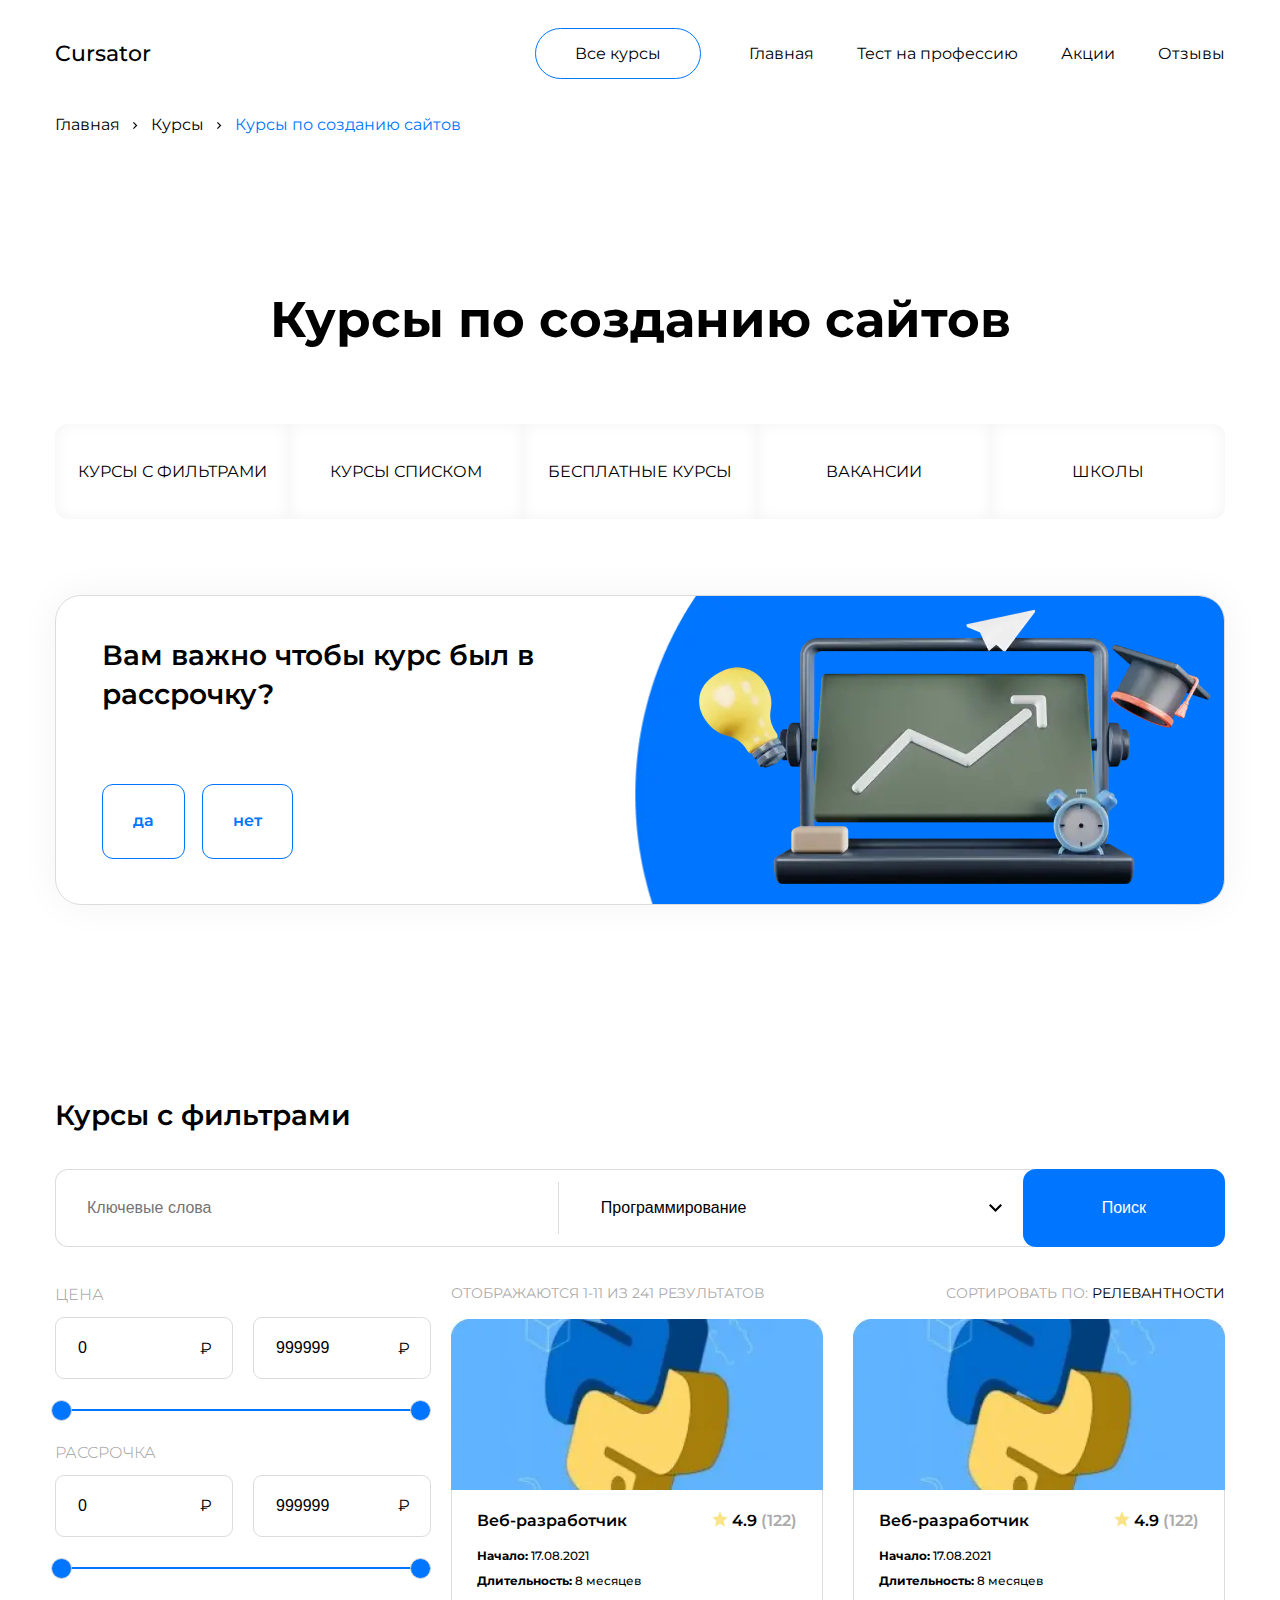
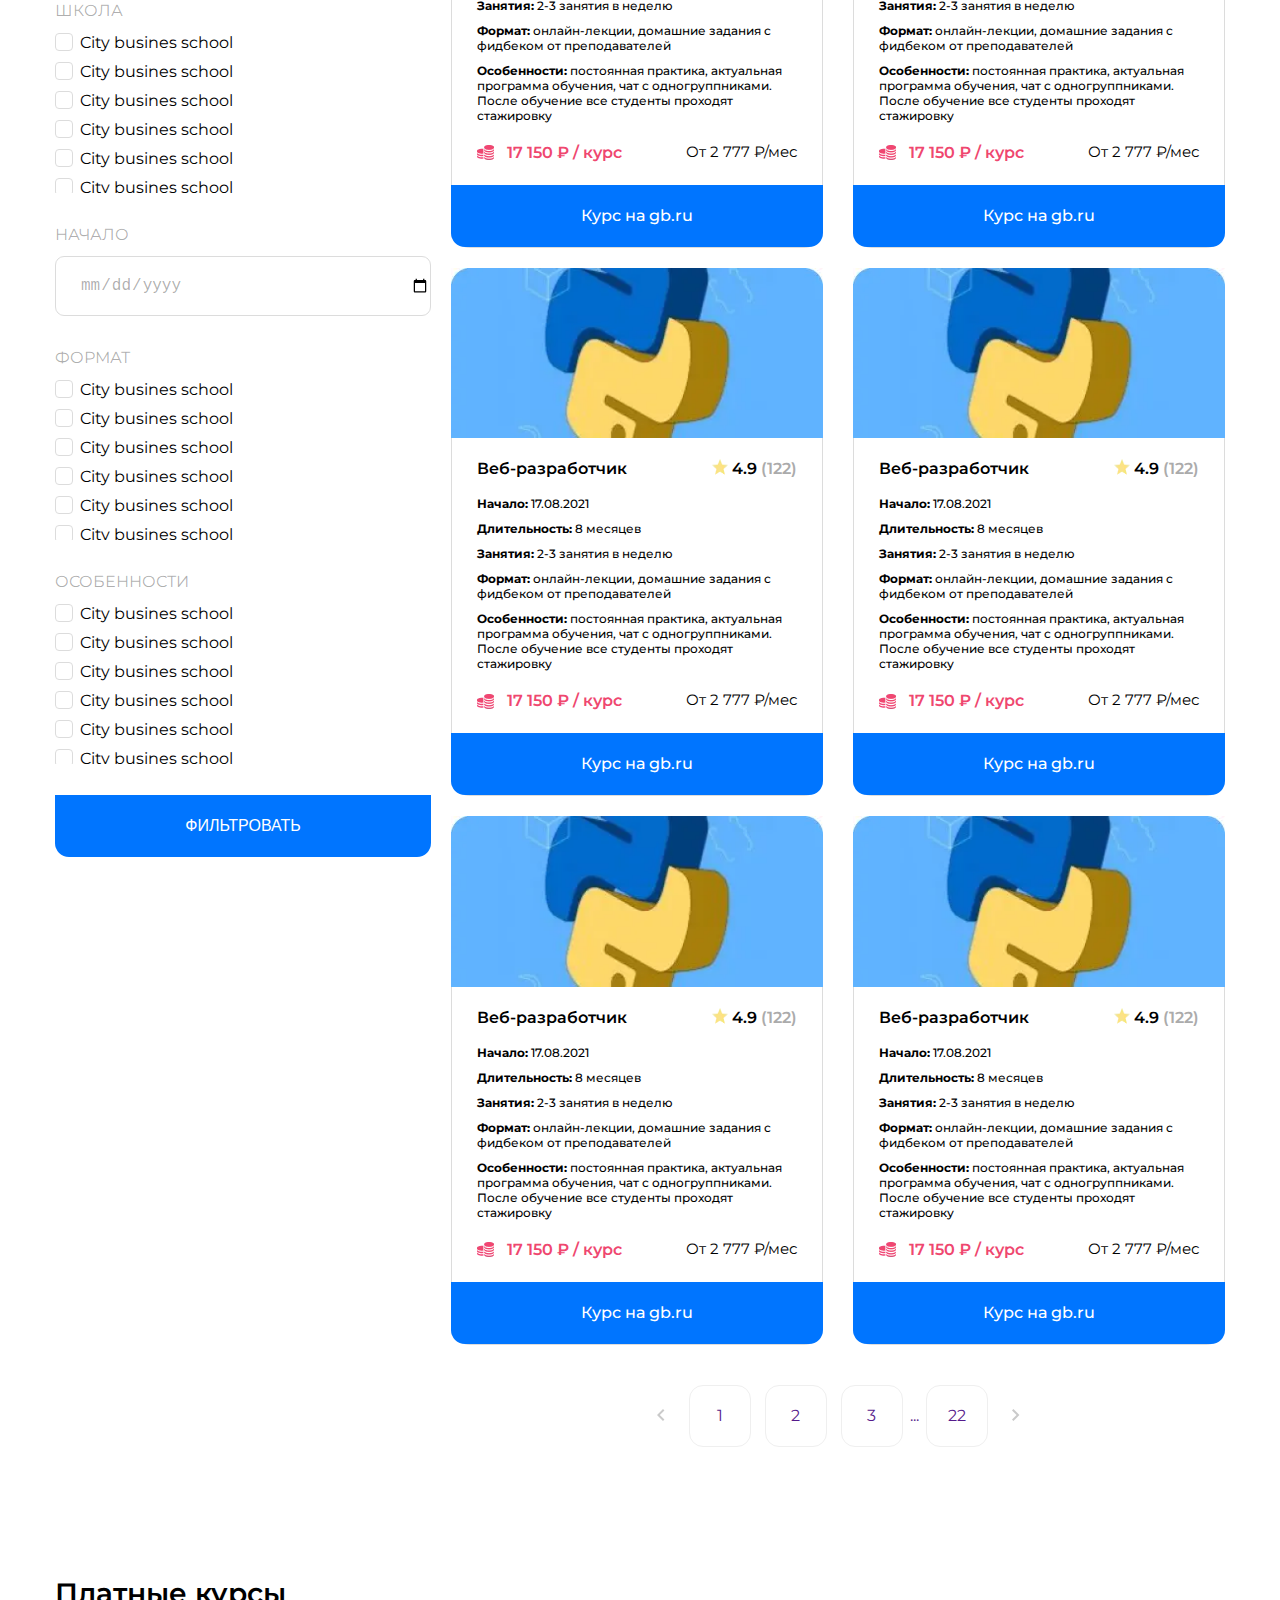
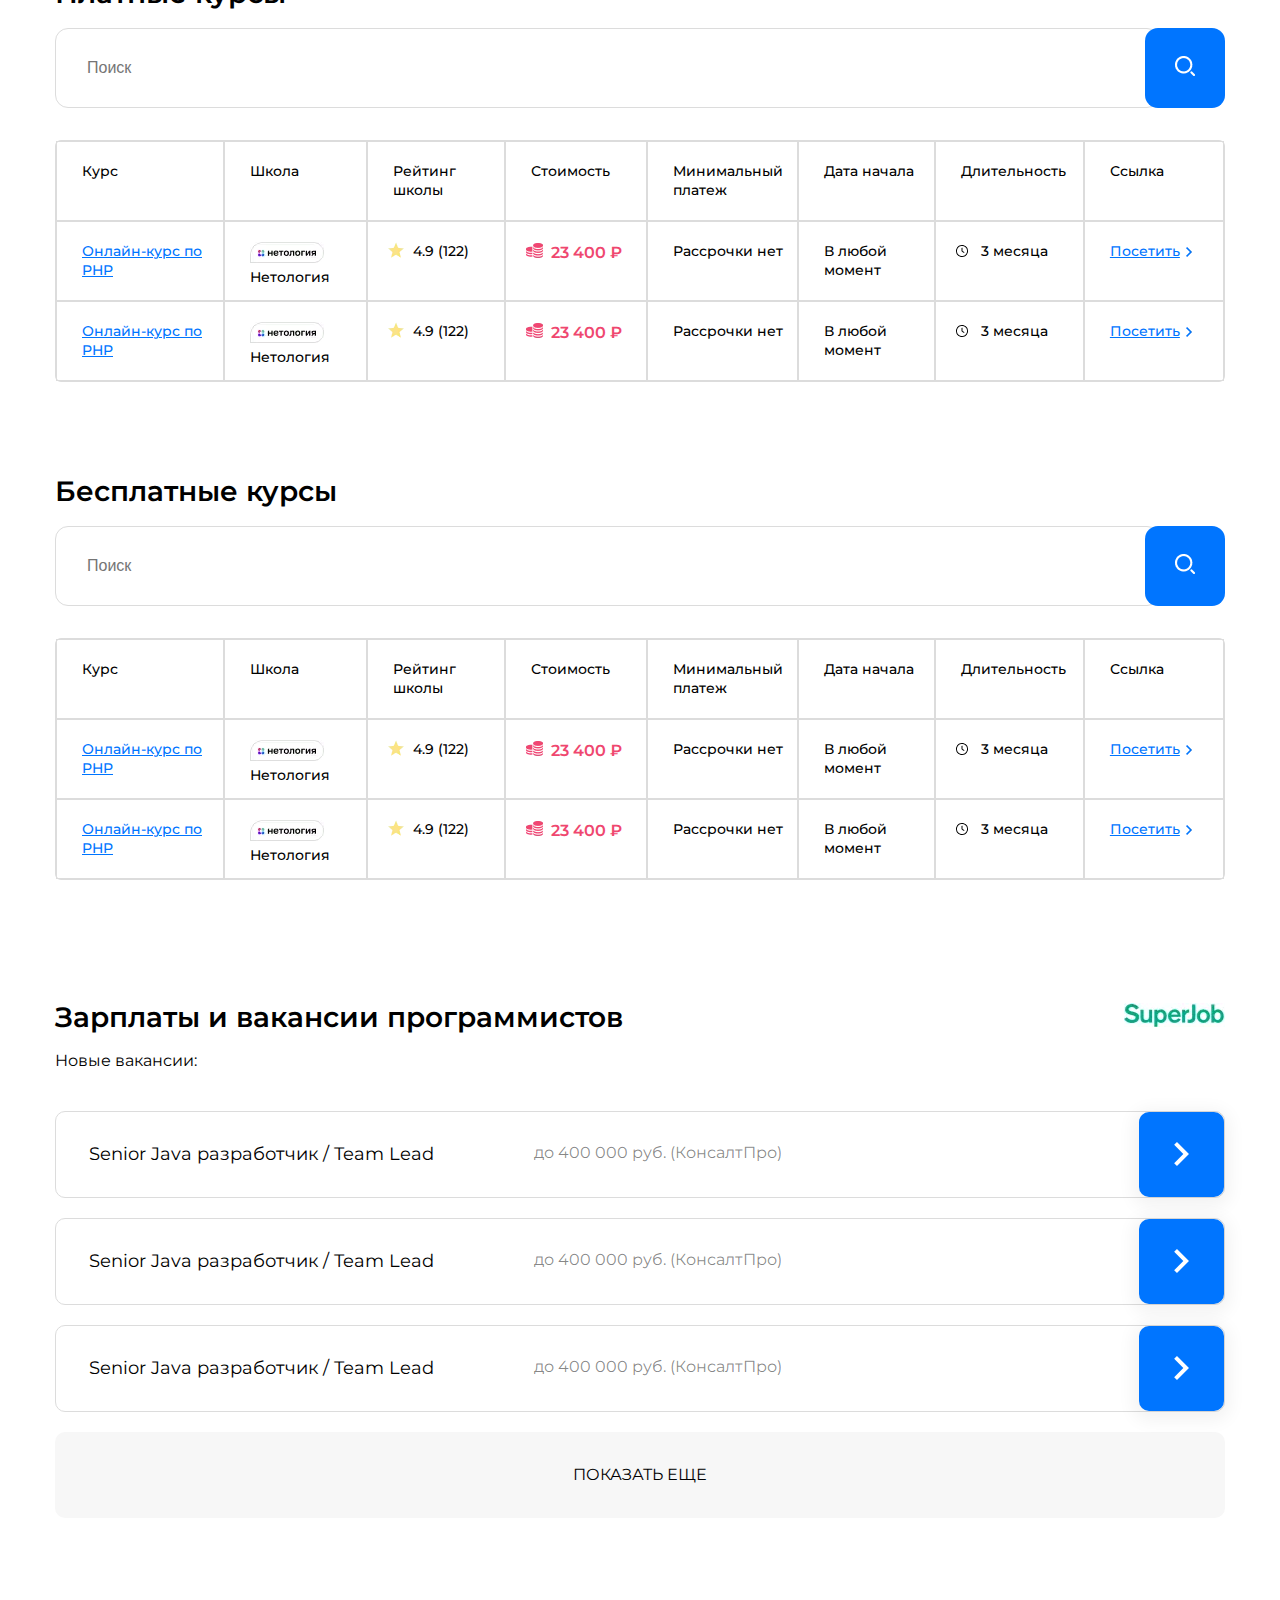
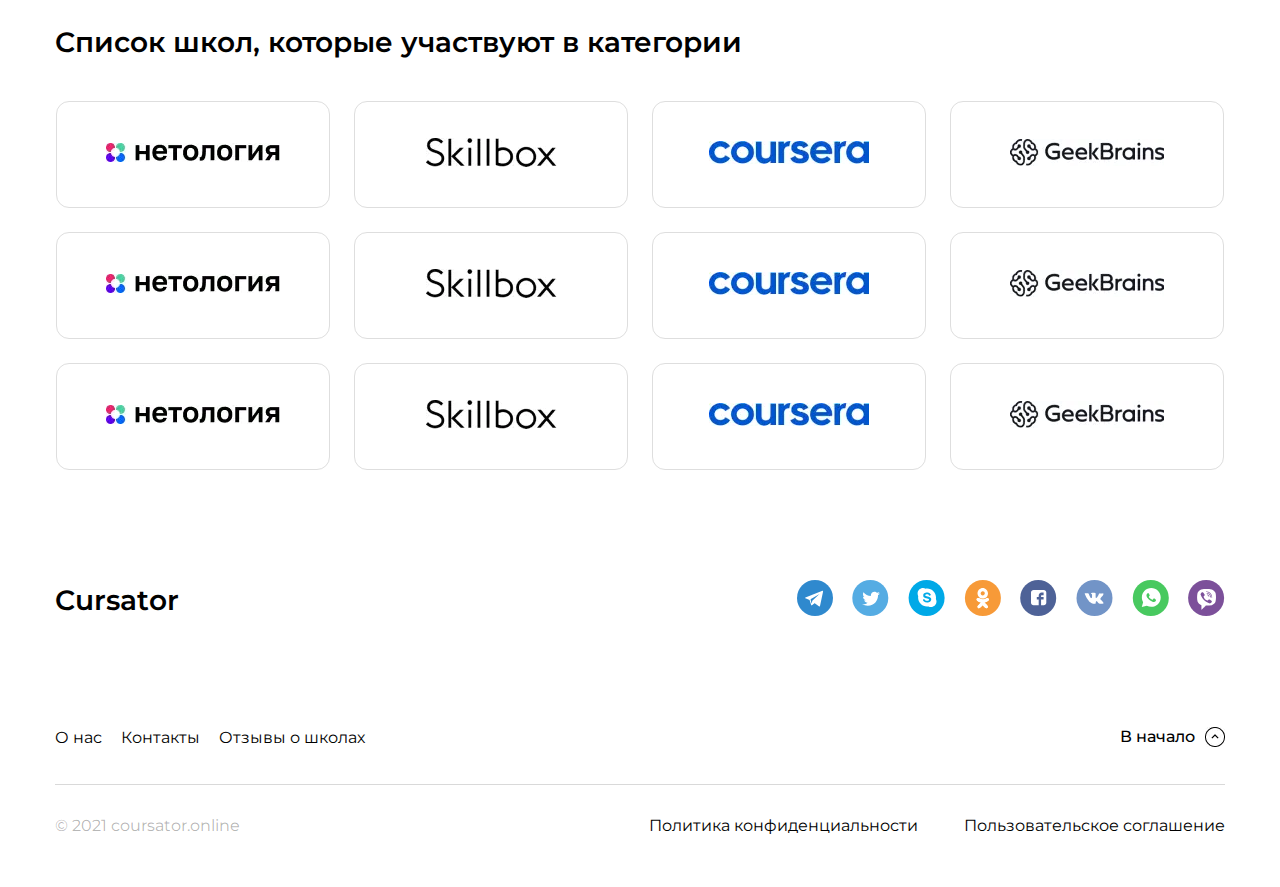
<file: index.html>
<!DOCTYPE html>
<html lang="en">
<head>
	<meta charset="UTF-8">
	<meta name="viewport" content="width=device-width, initial-scale=1.0">
	<link rel="preconnect" href="https://fonts.googleapis.com">
	<link rel="preconnect" href="https://fonts.gstatic.com" crossorigin>
	<link
		href="https://fonts.googleapis.com/css2?family=Bebas+Neue&family=Encode+Sans:wght@300;400;600;700&family=Open+Sans:wght@400;700&display=swap&_v=20220119105112"
		rel="stylesheet">
	<link rel="stylesheet" href="css/style.min.css?_v=20220119105112">
	<title>Главная</title>
</head>

<body>
	<div class="wrapper">

		<header class="header" id="main">
	<div class="container">
		<div class="header__body">
			<a href="index.html" class="header__logo">Cursator</a>
			<nav class="header__menu menu">
				<ul class="menu__list">
					<div class="menu__line"></div>
					<li>
						<a href="" class="menu__link menu__border">Все курсы</a>
						<ul class="sub-menu__list">
							<li>
								<a href="" class="sub-menu__link">Программирование</a>
								<ul class="sub-sub-menu__list">
									<li>
										<a href="" class="sub-sub-menu__link">Программирование</a>
									</li>
									<li>
										<a href="" class="sub-sub-menu__link">Программирование</a>
									</li>
									<li>
										<a href="" class="sub-sub-menu__link">Программирование</a>
									</li>
									<li>
										<a href="" class="sub-sub-menu__link">Программирование</a>
									</li>
									<li>
										<a href="" class="sub-sub-menu__link">Программирование</a>
									</li>
									<li>
										<a href="" class="sub-sub-menu__link">Программирование</a>
									</li>
									<li>
										<a href="" class="sub-sub-menu__link">Программирование</a>
									</li>
									<li>
										<a href="" class="sub-sub-menu__link">Программирование</a>
									</li>
									<li>
										<a href="" class="sub-sub-menu__link">Программирование</a>
									</li>
								</ul>
							</li>
							<li>
								<a href="" class="sub-menu__link">Управление</a>
							</li>
							<li>
								<a href="" class="sub-menu__link">Дизайн</a>
							</li>
							<li>
								<a href="" class="sub-menu__link">Маркетинг</a>
							</li>
							<li>
								<a href="" class="sub-menu__link">Аналитика</a>
							</li>
							<li>
								<a href="" class="sub-menu__link">Создание контента</a>
							</li>
						</ul>

					</li>
					<li><a href="index.html" class="menu__link menu__none">Главная</a></li>
					<li><a href="test.html" class="menu__link">Тест на профессию</a></li>
					<li><a href="stock.html" class="menu__link">Акции</a></li>
					<li><a href="reviews.html" class="menu__link">Отзывы</a></li>
				</ul>
			</nav>
			<div class="menu__burger">
				<span></span>
			</div>
		</div>
		
	</div>
</header>
		<header class="header">
			<div class="container">
				<div class="header__bottom bottom-header">
					<p class="bottom-header__text">Главная</p>
					<div class="bottom-header__arrow"><img src="img/arrow.svg" alt=""></div>
					<p class="bottom-header__text">Курсы</p>
					<div class="bottom-header__arrow"><img src="img/arrow.svg" alt=""></div>
					<p class="bottom-header__text">Курсы по созданию сайтов</p>
				</div>
			</div>
		</header>
		<main class="main">
			<div class="container">
				<h1 class="main__title">Курсы по созданию сайтов</h1>
					<div class="tabs">
						<div class="rere">
							<div class="tabs__items">
								<a href="#tab_1" class="tabs__item ">КУРСЫ С ФИЛЬТРАМИ</a>
								<a href="#tab_2" class="tabs__item">КУРСЫ СПИСКОМ</a>
								<a href="#tab_3" class="tabs__item">БЕСПЛАТНЫЕ КУРСЫ</a>
								<a href="#tab_4" class="tabs__item">ВАКАНСИИ</a>
								<a href="#tab_5" class="tabs__item">ШКОЛЫ</a>
							</div>
						</div>
						<div class="tabs__body">
							<div id="tab_1" class="tabs__block">Сравнивайте лучшие курсы по программированию в различных областях
								и найдите подходящее предложение. Здесь представлено
								241 платных онлайн курсов, которые помогут вам стать грамотными специалистами. А если вы не уверены
								в выборе профессии,
								сначала попробуйте бесплатные варианты. Большой выбор обучающих программ по цене,
								продолжительности, формату, отзывам,
								условиям рассрочки. Мы поддерживаем информацию о всех курсах проверенных школ в актуальном
								состоянии.</div>
							<div id="tab_2" class="tabs__block">Lorem ipsum dolor sit, amet consectetur adipisicing elit. Officia
								vitae unde nihil illum magni cupiditate molestiae inventore deleniti nobis possimus, soluta iste
								voluptatem. Incidunt, quas ea fugit sequi natus voluptatum?</div>
							<div id="tab_3" class="tabs__block">Сравнивайте лучшие курсы по программированию в различных областях
								и найдите подходящее предложение. Здесь представлено
								241 платных онлайн курсов, которые помогут вам стать грамотными специалистами. А если вы не уверены
								в выборе профессии,
								сначала попробуйте бесплатные варианты. Большой выбор обучающих программ по цене,
								продолжительности, формату, отзывам,
								условиям рассрочки. Мы поддерживаем информацию о всех курсах проверенных школ в актуальном
								состоянии.</div>
							<div id="tab_4" class="tabs__block">Сравнивайте лучшие курсы по программированию в различных областях
								и найдите подходящее предложение. Здесь представлено
								241 платных онлайн курсов, которые помогут вам стать грамотными специалистами. А если вы не уверены
								в выборе профессии,
								сначала попробуйте бесплатные варианты. Большой выбор обучающих программ по цене,
								продолжительности, формату, отзывам,
								условиям рассрочки. Мы поддерживаем информацию о всех курсах проверенных школ в актуальном
								состоянии.</div>
							<div id="tab_5" class="tabs__block">Сравнивайте лучшие курсы по программированию в различных областях
								и найдите подходящее предложение. Здесь представлено
								241 платных онлайн курсов, которые помогут вам стать грамотными специалистами. А если вы не уверены
								в выборе профессии,
								сначала попробуйте бесплатные варианты. Большой выбор обучающих программ по цене,
								продолжительности, формату, отзывам,
								условиям рассрочки. Мы поддерживаем информацию о всех курсах проверенных школ в актуальном
								состоянии.</div>
						</div>
					</div>
				<div class="main__block block-main">
					<div class="block-main__column">
						<div class="block-main__text">Вам важно чтобы курс был в рассрочку?</div>
						<div class="block-main__buttons">
							<a class="block-main__button">да</a>
							<a class="block-main__button">нет</a>
						</div>
					</div>
					<div class="block-main__img">
						<picture><source srcset="img/blue.webp" type="image/webp"><img src="img/blue.png" alt=""></picture>
					</div>
				</div>
			</div>
		</main>
		<section class="course">
			<div class="container">
				<h2 class="course__title">Курсы с фильтрами</h2>
				<form class="course__body">
					<input type="text" placeholder="Ключевые слова" class="course__input">
					<select name="" id="" class="course__select">
						<option value="">Программирование</option>
						<option value="">курсы</option>
						<option value="">ещё что то</option>
						<option value="">и еще</option>
					</select>
					<button class="course__button">Поиск</button>
				</form>
				<div class="course__flex">
					<div class="course__column__hidden">ФИЛЬТРОВАТЬ</div>
					<form class="course__filter filter-course">
						<div class="filter-course__name">ЦЕНА</div>
						<div class="filter-course__price">
							<label for="" class="filter-course__label">
								<input type="number" min="0" max="999999" placeholder="0" class="filter-course__input"
									id="input-0">
								<span>₽</span>
							</label>
							<label for="" class="filter-course__label">
								<input type="number" min="0" max="999999" placeholder="999999" class="filter-course__input"
									id="input-1">
								<span>₽</span>
							</label>
						</div>
						<div class="filter-course__slider" id="range-slider"></div>
						<div class="filter-course__name">РАССРОЧКА</div>
						<div class="filter-course__price">
							<label for="" class="filter-course__label">
								<input type="number" min="0" max="999999" placeholder="0" class="filter-course__input"
									id="input-2">
								<span>₽</span>
							</label>
							<label for="" class="filter-course__label">
								<input type="number" min="0" max="999999" placeholder="999999" class="filter-course__input"
									id="input-3">
								<span>₽</span>
							</label>
						</div>
						<div class="filter-course__slider" id="range-slider-1"></div>
						<div class="filter-course__name">ШКОЛА</div>
						<div class="filter-course__selection">
							<div class="checkbox">
								<input type="checkbox" id="check"><label for="check">City busines school</label>
							</div>
							<div class="checkbox">
								<input type="checkbox" id="check2"><label for="check2">City busines school</label>
							</div>
							<div class="checkbox">
								<input type="checkbox" id="check3"><label for="check3">City busines school</label>
							</div>
							<div class="checkbox">
								<input type="checkbox" id="check4"><label for="check4">City busines school</label>
							</div>
							<div class="checkbox">
								<input type="checkbox" id="check5"><label for="check5">City busines school</label>
							</div>
							<div class="checkbox">
								<input type="checkbox" id="check6"><label for="check6">City busines school</label>
							</div>
						</div>
						<div class="filter-course__name">НАЧАЛО</div>
						<label for="" class="filter-course__l">
							<input type="date" value="куку" class="filter-course__date">
						</label>
						<div class="filter-course__name">ФОРМАТ</div>
						<div class="filter-course__selection">
							<div class="checkbox">
								<input type="checkbox" id="chec"><label for="chec">City busines school</label>
							</div>
							<div class="checkbox">
								<input type="checkbox" id="chec2"><label for="chec2">City busines school</label>
							</div>
							<div class="checkbox">
								<input type="checkbox" id="chec3"><label for="chec3">City busines school</label>
							</div>
							<div class="checkbox">
								<input type="checkbox" id="chec4"><label for="chec4">City busines school</label>
							</div>
							<div class="checkbox">
								<input type="checkbox" id="chec5"><label for="chec5">City busines school</label>
							</div>
							<div class="checkbox">
								<input type="checkbox" id="chec6"><label for="chec6">City busines school</label>
							</div>
						</div>
						<div class="filter-course__name">ОСОБЕННОСТИ</div>
						<div class="filter-course__selection">
							<div class="checkbox">
								<input type="checkbox" id="chek"><label for="chek">City busines school</label>
							</div>
							<div class="checkbox">
								<input type="checkbox" id="chek2"><label for="chek2">City busines school</label>
							</div>
							<div class="checkbox">
								<input type="checkbox" id="chek3"><label for="chek3">City busines school</label>
							</div>
							<div class="checkbox">
								<input type="checkbox" id="chek4"><label for="chek4">City busines school</label>
							</div>
							<div class="checkbox">
								<input type="checkbox" id="chek5"><label for="chek5">City busines school</label>
							</div>
							<div class="checkbox">
								<input type="checkbox" id="chek6"><label for="chek6">City busines school</label>
							</div>
						</div>
						<button class="filter-course__button">ФИЛЬТРОВАТЬ</button>
					</form>
					<div class="course__column column-course">
						<div class="column-course__inline">
							<div class="column-course__p">ОТОБРАЖАЮТСЯ 1-11 ИЗ 241 РЕЗУЛЬТАТОВ</div>
							<div class="column-course__p">СОРТИРОВАТЬ ПО: <span>РЕЛЕВАНТНОСТИ</span></div>
						</div>
						<div class="column-course__items">
							<div class="column-course__item">
								<div class="column-course__img"><picture><source srcset="img/image.webp" type="image/webp"><img src="img/image.jpg" alt=""></picture></div>
								<div class="column-course__pad">
									<div class="column-course__body">
										<div class="column-course__column">Веб-разработчик</div>
										<div class="column-course__column">4.9 <span>(122)</span></div>
									</div>
									<div class="column-course__text"><b>Начало:</b> 17.08.2021</div>
									<div class="column-course__text"><b>Длительность:</b> 8 месяцев</div>
									<div class="column-course__text"><b>Занятия:</b> 2-3 занятия в неделю</div>
									<div class="column-course__text"><b>Формат:</b> онлайн-лекции, домашние задания с фидбеком от
										преподавателей</div>
									<div class="column-course__text"><b>Особенности:</b> постоянная практика, актуальная
										программа
										обучения, чат с одногруппниками. После обучение все студенты
										проходят стажировку
									</div>
									<div class="column-course__flex">
										<div class="column-course__price">17 150 ₽ / курс</div>
										<div class="column-course__name">От 2 777 ₽/мес</div>
									</div>
								</div>
								<a href="" class="column-course__button">Курс на gb.ru</a>
							</div>
							<div class="column-course__item">
								<div class="column-course__img"><picture><source srcset="img/image.webp" type="image/webp"><img src="img/image.jpg" alt=""></picture></div>
								<div class="column-course__pad">
									<div class="column-course__body">
										<div class="column-course__column">Веб-разработчик</div>
										<div class="column-course__column">4.9 <span>(122)</span></div>
									</div>
									<div class="column-course__text"><b>Начало:</b> 17.08.2021</div>
									<div class="column-course__text"><b>Длительность:</b> 8 месяцев</div>
									<div class="column-course__text"><b>Занятия:</b> 2-3 занятия в неделю</div>
									<div class="column-course__text"><b>Формат:</b> онлайн-лекции, домашние задания с фидбеком от
										преподавателей</div>
									<div class="column-course__text"><b>Особенности:</b> постоянная практика, актуальная
										программа
										обучения, чат с одногруппниками. После обучение все студенты
										проходят стажировку
									</div>
									<div class="column-course__flex">
										<div class="column-course__price">17 150 ₽ / курс</div>
										<div class="column-course__name">От 2 777 ₽/мес</div>
									</div>
								</div>
								<a href="" class="column-course__button">Курс на gb.ru</a>
							</div>
							<div class="column-course__item">
								<div class="column-course__img"><picture><source srcset="img/image.webp" type="image/webp"><img src="img/image.jpg" alt=""></picture></div>
								<div class="column-course__pad">
									<div class="column-course__body">
										<div class="column-course__column">Веб-разработчик</div>
										<div class="column-course__column">4.9 <span>(122)</span></div>
									</div>
									<div class="column-course__text"><b>Начало:</b> 17.08.2021</div>
									<div class="column-course__text"><b>Длительность:</b> 8 месяцев</div>
									<div class="column-course__text"><b>Занятия:</b> 2-3 занятия в неделю</div>
									<div class="column-course__text"><b>Формат:</b> онлайн-лекции, домашние задания с фидбеком от
										преподавателей</div>
									<div class="column-course__text"><b>Особенности:</b> постоянная практика, актуальная
										программа
										обучения, чат с одногруппниками. После обучение все студенты
										проходят стажировку
									</div>
									<div class="column-course__flex">
										<div class="column-course__price">17 150 ₽ / курс</div>
										<div class="column-course__name">От 2 777 ₽/мес</div>
									</div>
								</div>
								<a href="" class="column-course__button">Курс на gb.ru</a>
							</div>
							<div class="column-course__item">
								<div class="column-course__img"><picture><source srcset="img/image.webp" type="image/webp"><img src="img/image.jpg" alt=""></picture></div>
								<div class="column-course__pad">
									<div class="column-course__body">
										<div class="column-course__column">Веб-разработчик</div>
										<div class="column-course__column">4.9 <span>(122)</span></div>
									</div>
									<div class="column-course__text"><b>Начало:</b> 17.08.2021</div>
									<div class="column-course__text"><b>Длительность:</b> 8 месяцев</div>
									<div class="column-course__text"><b>Занятия:</b> 2-3 занятия в неделю</div>
									<div class="column-course__text"><b>Формат:</b> онлайн-лекции, домашние задания с фидбеком от
										преподавателей</div>
									<div class="column-course__text"><b>Особенности:</b> постоянная практика, актуальная
										программа
										обучения, чат с одногруппниками. После обучение все студенты
										проходят стажировку
									</div>
									<div class="column-course__flex">
										<div class="column-course__price">17 150 ₽ / курс</div>
										<div class="column-course__name">От 2 777 ₽/мес</div>
									</div>
								</div>
								<a href="" class="column-course__button">Курс на gb.ru</a>
							</div>
							<div class="column-course__item">
								<div class="column-course__img"><picture><source srcset="img/image.webp" type="image/webp"><img src="img/image.jpg" alt=""></picture></div>
								<div class="column-course__pad">
									<div class="column-course__body">
										<div class="column-course__column">Веб-разработчик</div>
										<div class="column-course__column">4.9 <span>(122)</span></div>
									</div>
									<div class="column-course__text"><b>Начало:</b> 17.08.2021</div>
									<div class="column-course__text"><b>Длительность:</b> 8 месяцев</div>
									<div class="column-course__text"><b>Занятия:</b> 2-3 занятия в неделю</div>
									<div class="column-course__text"><b>Формат:</b> онлайн-лекции, домашние задания с фидбеком от
										преподавателей</div>
									<div class="column-course__text"><b>Особенности:</b> постоянная практика, актуальная
										программа
										обучения, чат с одногруппниками. После обучение все студенты
										проходят стажировку
									</div>
									<div class="column-course__flex">
										<div class="column-course__price">17 150 ₽ / курс</div>
										<div class="column-course__name">От 2 777 ₽/мес</div>
									</div>
								</div>
								<a href="" class="column-course__button">Курс на gb.ru</a>
							</div>
							<div class="column-course__item">
								<div class="column-course__img"><picture><source srcset="img/image.webp" type="image/webp"><img src="img/image.jpg" alt=""></picture></div>
								<div class="column-course__pad">
									<div class="column-course__body">
										<div class="column-course__column">Веб-разработчик</div>
										<div class="column-course__column">4.9 <span>(122)</span></div>
									</div>
									<div class="column-course__text"><b>Начало:</b> 17.08.2021</div>
									<div class="column-course__text"><b>Длительность:</b> 8 месяцев</div>
									<div class="column-course__text"><b>Занятия:</b> 2-3 занятия в неделю</div>
									<div class="column-course__text"><b>Формат:</b> онлайн-лекции, домашние задания с фидбеком от
										преподавателей</div>
									<div class="column-course__text"><b>Особенности:</b> постоянная практика, актуальная
										программа
										обучения, чат с одногруппниками. После обучение все студенты
										проходят стажировку
									</div>
									<div class="column-course__flex">
										<div class="column-course__price">17 150 ₽ / курс</div>
										<div class="column-course__name">От 2 777 ₽/мес</div>
									</div>
								</div>
								<a href="" class="column-course__button">Курс на gb.ru</a>
							</div>
						</div>
						<div class="column-course__dots">
							<a href="" class="column-course__prev"><img src="img/prev.svg" alt=""></a>
							<a href="" class="column-course__number">1</a>
							<a href="" class="column-course__number">2</a>
							<a href="" class="column-course__number">3</a>
							<a href="" class="column-course__dot">...</a>
							<a href="" class="column-course__number">22</a>
							<a href="" class="column-course__next"><img src="img/next.svg" alt=""></a>
						</div>
					</div>

				</div>
			</div>
		</section>
		<section class="paid">
			<div class="container">
				<div class="paid__title">Платные курсы</div>
				<form action="" class="paid__form">
					<input type="text" class="paid__input" placeholder="Поиск">
					<button class="paid__button"> <picture><source srcset="img/Union.webp" type="image/webp"><img src="img/Union.png" alt=""></picture> </button>
				</form>
				<div class="keke">
					<table cellspacing="0">
						<tr>
							<th>Курс</th>
							<th>Школа</th>
							<th>Рейтинг школы</th>
							<th>Стоимость</th>
							<th>Минимальный платеж</th>
							<th>Дата начала</th>
							<th>Длительность</th>
							<th>Ссылка</th>
						</tr>
						<tr>
							<td> <a class="as" href="">Онлайн-курс по PHP</a> </td>
							<td> <picture><source srcset="img/table.webp" type="image/webp"><img src="img/table.jpg" alt=""></picture> Нетология</td>
							<td>4.9 (122)</td>
							<td>23 400 ₽</td>
							<td>Рассрочки нет</td>
							<td>В любой момент</td>
							<td>3 месяца</td>
							<td> <a href="">Посетить</a> </td>
						</tr>
						<tr>
							<td> <a class="as" href="">Онлайн-курс по PHP</a> </td>
							<td> <picture><source srcset="img/table.webp" type="image/webp"><img src="img/table.jpg" alt=""></picture> Нетология</td>
							<td>4.9 (122)</td>
							<td>23 400 ₽</td>
							<td>Рассрочки нет</td>
							<td>В любой момент</td>
							<td>3 месяца</td>
							<td> <a href="">Посетить</a> </td>
						</tr>
					</table>
				</div>
			</div>
		</section>
		<section class="paid">
			<div class="container">
				<div class="paid__title">Бесплатные курсы</div>
				<form action="" class="paid__form">
					<input type="text" class="paid__input" placeholder="Поиск">
					<button class="paid__button"> <picture><source srcset="img/Union.webp" type="image/webp"><img src="img/Union.png" alt=""></picture> </button>
				</form>
				<div class="keke">
					<table cellspacing="0">
						<tr>
							<th>Курс</th>
							<th>Школа</th>
							<th>Рейтинг школы</th>
							<th>Стоимость</th>
							<th>Минимальный платеж</th>
							<th>Дата начала</th>
							<th>Длительность</th>
							<th>Ссылка</th>
						</tr>
						<tr>
							<td> <a class="as" href="">Онлайн-курс по PHP</a> </td>
							<td> <picture><source srcset="img/table.webp" type="image/webp"><img src="img/table.jpg" alt=""></picture> Нетология</td>
							<td>4.9 (122)</td>
							<td>23 400 ₽</td>
							<td>Рассрочки нет</td>
							<td>В любой момент</td>
							<td>3 месяца</td>
							<td> <a href="">Посетить</a> </td>
						</tr>
						<tr>
							<td> <a class="as" href="">Онлайн-курс по PHP</a> </td>
							<td> <picture><source srcset="img/table.webp" type="image/webp"><img src="img/table.jpg" alt=""></picture> Нетология</td>
							<td>4.9 (122)</td>
							<td>23 400 ₽</td>
							<td>Рассрочки нет</td>
							<td>В любой момент</td>
							<td>3 месяца</td>
							<td> <a href="">Посетить</a> </td>
						</tr>
					</table>
				</div>
			</div>
		</section>
		<section class="salary">
			<div class="container">
				<div class="salary__row">
					<div class="salary__column">
						<div class="salary__title">Зарплаты и вакансии программистов</div>
						<div class="salary__sub-title">Новые вакансии:</div>
					</div>
					<div class="salary__column salary__column-re"><picture><source srcset="img/job.webp" type="image/webp"><img src="img/job.jpg" alt=""></picture></div>
				</div>
				<div class="salary__wrapper">
					<div class="salary__wrap">
						<div class="salary__money">
							<div class="salary__one">Senior Java разработчик / Team Lead</div>
							<span>до 400 000 руб. (КонсалтПро)</span>
						</div>
						<a href="" class="salary__next"><img src="img/Arrowp.svg" alt=""></a>
					</div>
					<div class="salary__wrap">
						<div class="salary__money">
							<div class="salary__one">Senior Java разработчик / Team Lead</div>
							<span>до 400 000 руб. (КонсалтПро)</span>
						</div>
						<a href="" class="salary__next"><img src="img/Arrowp.svg" alt=""></a>
					</div>
					<div class="salary__wrap">
						<div class="salary__money">
							<div class="salary__one">Senior Java разработчик / Team Lead</div>
							<span>до 400 000 руб. (КонсалтПро)</span>
						</div>
						<a href="" class="salary__next"><img src="img/Arrowp.svg" alt=""></a>
					</div>

				</div>
				<a href="" class="salary__button">ПОКАЗАТЬ ЕЩЕ</a>
			</div>
		</section>
		<section class="school">
			<div class="container">
				<div class="school__title">
					Cписок школ, которые участвуют в категории
				</div>
				<div class="school__items">
					<div class="school__item"><picture><source srcset="img/1.webp" type="image/webp"><img src="img/1.jpg" alt=""></picture></div>
					<div class="school__item"><picture><source srcset="img/2.webp" type="image/webp"><img src="img/2.jpg" alt=""></picture></div>
					<div class="school__item"><picture><source srcset="img/3.webp" type="image/webp"><img src="img/3.jpg" alt=""></picture></div>
					<div class="school__item"><picture><source srcset="img/4.webp" type="image/webp"><img src="img/4.jpg" alt=""></picture></div>
					<div class="school__item"><picture><source srcset="img/1.webp" type="image/webp"><img src="img/1.jpg" alt=""></picture></div>
					<div class="school__item"><picture><source srcset="img/2.webp" type="image/webp"><img src="img/2.jpg" alt=""></picture></div>
					<div class="school__item"><picture><source srcset="img/3.webp" type="image/webp"><img src="img/3.jpg" alt=""></picture></div>
					<div class="school__item"><picture><source srcset="img/4.webp" type="image/webp"><img src="img/4.jpg" alt=""></picture></div>
					<div class="school__item"><picture><source srcset="img/1.webp" type="image/webp"><img src="img/1.jpg" alt=""></picture></div>
					<div class="school__item"><picture><source srcset="img/2.webp" type="image/webp"><img src="img/2.jpg" alt=""></picture></div>
					<div class="school__item"><picture><source srcset="img/3.webp" type="image/webp"><img src="img/3.jpg" alt=""></picture></div>
					<div class="school__item"><picture><source srcset="img/4.webp" type="image/webp"><img src="img/4.jpg" alt=""></picture></div>
				</div>
			</div>
		</section>
		<section class="cursator">
	<div class="container">
		<div class="cursator__row">
			<div class="cursator__title">Cursator</div>
			<div class="cursator__icons">
				<a href="" class="cursator__icon"><img src="img/telegramm.svg" alt=""></a>
				<a href="" class="cursator__icon"><img src="img/twitter.svg" alt=""></a>
				<a href="" class="cursator__icon"><img src="img/skype.svg" alt=""></a>
				<a href="" class="cursator__icon"><img src="img/ok.svg" alt=""></a>
				<a href="" class="cursator__icon"><img src="img/facebook.svg" alt=""></a>
				<a href="" class="cursator__icon"><img src="img/vk.svg" alt=""></a>
				<a href="" class="cursator__icon"><img src="img/watsapp.svg" alt=""></a>
				<a href="" class="cursator__icon"><img src="img/viber.svg" alt=""></a>
			</div>
		</div>
		<div class="cursator__flex">
			<div class="cursator__menu">
				<a href="" class="cursator__link">О нас</a>
				<a href="" class="cursator__link">Контакты</a>
				<a href="" class="cursator__link">Отзывы о школах</a>
			</div>
			<a href="" id="up" class="cursator__right">
				<div class="cursator__up">В начало</div>
				<span class="cursator__button"><picture><source srcset="img/up.webp" type="image/webp"><img src="img/up.jpg" alt=""></picture></span>
			</a>
		</div>
		<div class="cursator__line"></div>
	</div>
</section>
<footer class="footer">
	<div class="container">
		<div class="footer__row">
			<div class="footer__culumn">
				<div class="footer__copy">© 2021 coursator.online</div>
			</div>
			<div class="footer__culumn">
				<div class="footer__item">Политика конфиденциальности</div>
				<div class="footer__item">Пользовательское соглашение</div>
			</div>
		</div>
	</div>
</footer>
	</div>




	<script src="https://code.jquery.com/jquery-3.6.0.min.js?_v=20220119105112"></script>
	<script src="js/app.min.js?_v=20220119105112"></script>


</body>

</html>
</file>
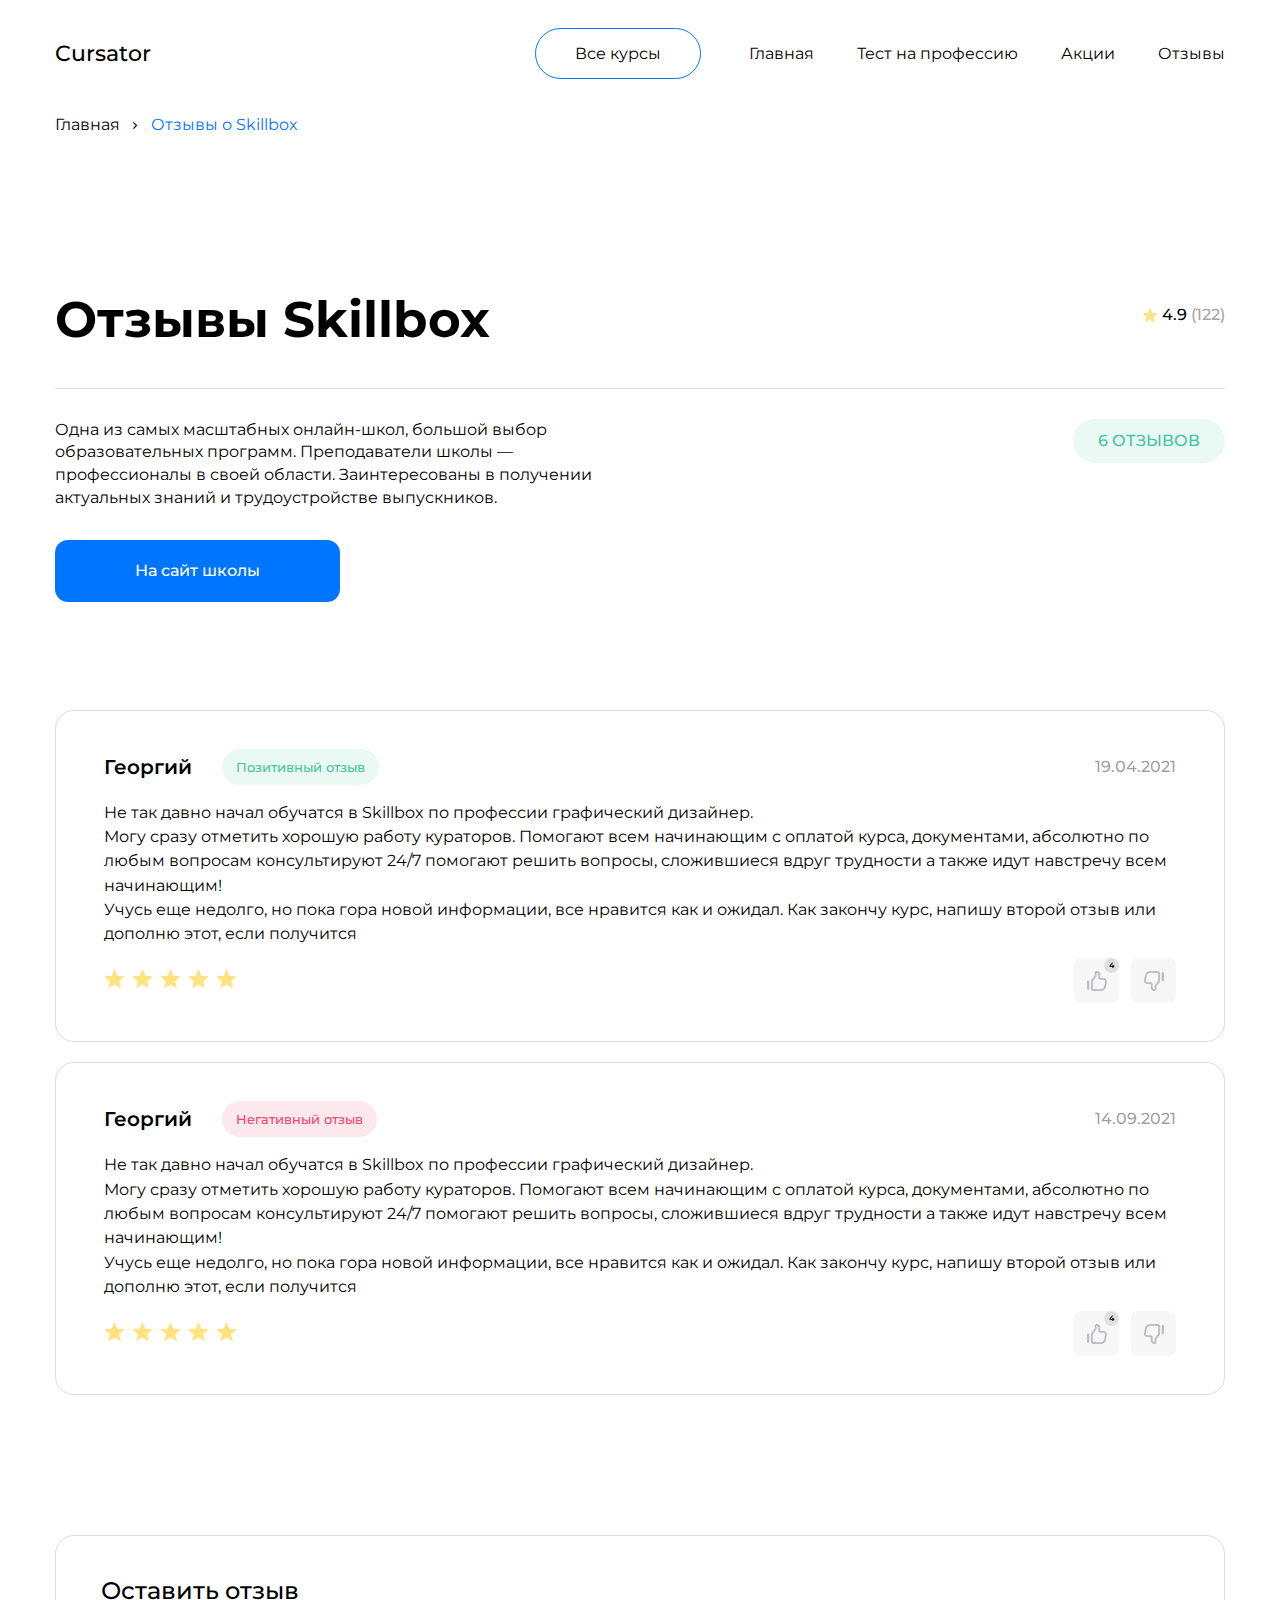
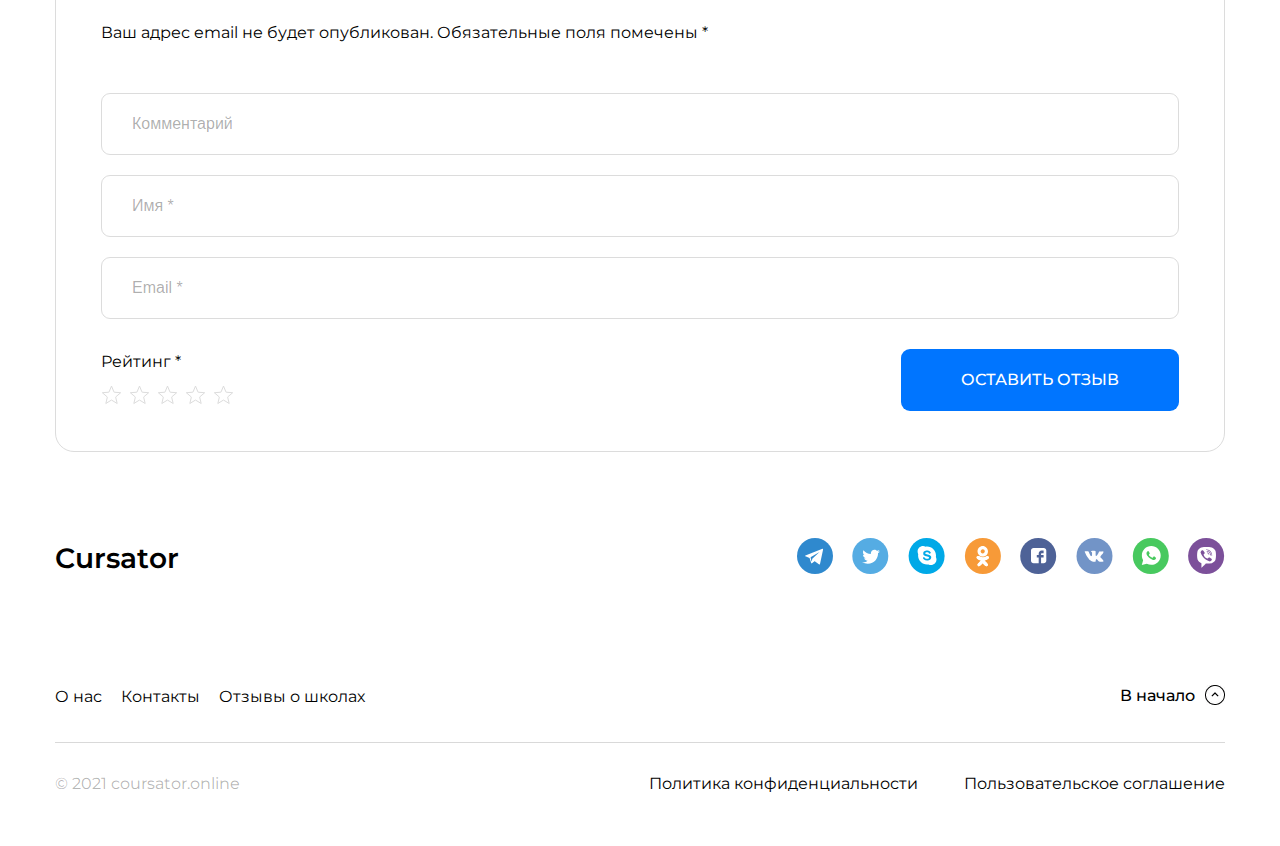
<file: reviews.html>
<!DOCTYPE html>
<html lang="en">
<head>
	<meta charset="UTF-8">
	<meta name="viewport" content="width=device-width, initial-scale=1.0">
	<link rel="preconnect" href="https://fonts.googleapis.com">
	<link rel="preconnect" href="https://fonts.gstatic.com" crossorigin>
	<link
		href="https://fonts.googleapis.com/css2?family=Bebas+Neue&family=Encode+Sans:wght@300;400;600;700&family=Open+Sans:wght@400;700&display=swap&_v=20220119105112"
		rel="stylesheet">
	<link rel="stylesheet" href="css/style.min.css?_v=20220119105112">
	<title>Отзывы</title>
</head>

<body>
	<div class="wrapper">
		<header class="header" id="main">
	<div class="container">
		<div class="header__body">
			<a href="index.html" class="header__logo">Cursator</a>
			<nav class="header__menu menu">
				<ul class="menu__list">
					<div class="menu__line"></div>
					<li>
						<a href="" class="menu__link menu__border">Все курсы</a>
						<ul class="sub-menu__list">
							<li>
								<a href="" class="sub-menu__link">Программирование</a>
								<ul class="sub-sub-menu__list">
									<li>
										<a href="" class="sub-sub-menu__link">Программирование</a>
									</li>
									<li>
										<a href="" class="sub-sub-menu__link">Программирование</a>
									</li>
									<li>
										<a href="" class="sub-sub-menu__link">Программирование</a>
									</li>
									<li>
										<a href="" class="sub-sub-menu__link">Программирование</a>
									</li>
									<li>
										<a href="" class="sub-sub-menu__link">Программирование</a>
									</li>
									<li>
										<a href="" class="sub-sub-menu__link">Программирование</a>
									</li>
									<li>
										<a href="" class="sub-sub-menu__link">Программирование</a>
									</li>
									<li>
										<a href="" class="sub-sub-menu__link">Программирование</a>
									</li>
									<li>
										<a href="" class="sub-sub-menu__link">Программирование</a>
									</li>
								</ul>
							</li>
							<li>
								<a href="" class="sub-menu__link">Управление</a>
							</li>
							<li>
								<a href="" class="sub-menu__link">Дизайн</a>
							</li>
							<li>
								<a href="" class="sub-menu__link">Маркетинг</a>
							</li>
							<li>
								<a href="" class="sub-menu__link">Аналитика</a>
							</li>
							<li>
								<a href="" class="sub-menu__link">Создание контента</a>
							</li>
						</ul>

					</li>
					<li><a href="index.html" class="menu__link menu__none">Главная</a></li>
					<li><a href="test.html" class="menu__link">Тест на профессию</a></li>
					<li><a href="stock.html" class="menu__link">Акции</a></li>
					<li><a href="reviews.html" class="menu__link">Отзывы</a></li>
				</ul>
			</nav>
			<div class="menu__burger">
				<span></span>
			</div>
		</div>
		
	</div>
</header>
		<header class="header">
			<div class="container">
				<div class="header__bottom bottom-header">
					<p class="bottom-header__text">Главная</p>
					<div class="bottom-header__arrow"><img src="img/arrow.svg" alt=""></div>
					<p class="bottom-header__text">Отзывы о Skillbox</p>
				</div>
			</div>
		</header>
		<main class="main">
			<div class="container">
				<div class="main__row">
					<h1 class="main__title1">Отзывы Skillbox</h1>
					<div class="main__reiting">4.9 <span>(122)</span></div>
				</div>
				<div class="main__line"></div>
				<div class="main__bottom">
					<div class="main__column">
						<div class="main__text">Одна из самых масштабных онлайн-школ, большой выбор образовательных программ.
							Преподаватели школы — профессионалы в
							своей области. Заинтересованы в получении актуальных знаний и трудоустройстве выпускников.</div>
						<a href="" class="main__button">На сайт школы</a>
					</div>
					<div class="main__column1">
						<div class="main__reviews">6 ОТЗЫВОВ</div>
					</div>
				</div>
			</div>
		</main>
		<section class="reviews">
			<div class="container">
				<div class="reviews__items">
					<div class="reviews__item item-reviews">
						<div class="item-reviews__row">
							<div class="item-reviews__pair">
								<div class="item-reviews__name">Георгий</div>
								<div class="item-reviews__rev item-reviews__green">Позитивный отзыв</div>
							</div>
							<div class="item-reviews__date">19.04.2021</div>
						</div>
						<div class="item-reviews__text">Не так давно начал обучатся в Skillbox по профессии графический
							дизайнер. <br>
							Могу сразу отметить хорошую работу кураторов. Помогают всем начинающим с оплатой курса,
							документами, абсолютно по любым
							вопросам консультируют 24/7 помогают решить вопросы, сложившиеся вдруг трудности а также идут
							навстречу всем начинающим!<br>
							Учусь еще недолго, но пока гора новой информации, все нравится как и ожидал. Как закончу курс,
							напишу второй отзыв или
							дополню этот, если получится</div>
						<div class="item-reviews__bottom">
							<div class="item-reviews__stars"><img src="img/stars.svg" alt=""></div>
							<div class="item-reviews__icons">
								<div class="item-reviews__icon">
									<img src="img/Liked.svg" alt="">
									<span>4</span>
								</div>
								<div class="item-reviews__icon">
									<img src="img/Dislike.svg" alt="">
								</div>
							</div>
						</div>
					</div>
					<div class="reviews__item item-reviews">
						<div class="item-reviews__row">
							<div class="item-reviews__pair">
								<div class="item-reviews__name">Георгий</div>
								<div class="item-reviews__rev item-reviews__red">Негативный отзыв</div>
							</div>
							<div class="item-reviews__date">14.09.2021</div>
						</div>
						<div class="item-reviews__text">Не так давно начал обучатся в Skillbox по профессии графический
							дизайнер. <br>
							Могу сразу отметить хорошую работу кураторов. Помогают всем начинающим с оплатой курса,
							документами, абсолютно по любым
							вопросам консультируют 24/7 помогают решить вопросы, сложившиеся вдруг трудности а также идут
							навстречу всем начинающим!<br>
							Учусь еще недолго, но пока гора новой информации, все нравится как и ожидал. Как закончу курс,
							напишу второй отзыв или
							дополню этот, если получится</div>
						<div class="item-reviews__bottom">
							<div class="item-reviews__stars"><img src="img/stars.svg" alt=""></div>
							<div class="item-reviews__icons">
								<div class="item-reviews__icon">
									<img src="img/Liked.svg" alt="">
									<span>4</span>
								</div>
								<div class="item-reviews__icon">
									<img src="img/Dislike.svg" alt="">
								</div>
							</div>
						</div>
					</div>
				</div>
			</div>
		</section>
		<div class="review-forms">
			<div class="container">
				<form action="" class="review-form">
					<div class="review-form__title">Оставить отзыв</div>
					<div class="review-form__text">Ваш адрес email не будет опубликован. Обязательные поля помечены *</div>
					<input type="text" class="review-form__input" placeholder="Комментарий">
					<input type="text" class="review-form__input" required placeholder="Имя *">
					<input type="email" class="review-form__input" required placeholder="Email *">
					<div class="review-form__row">
						<div class="review-form__left">
							<div class="review-form__rei">Рейтинг *</div>
							<img src="img/st.svg" alt="">
						</div>
						<a href="" class="review-form__button">ОСТАВИТЬ ОТЗЫВ</a>
					</div>
				</form>
			</div>
		</div>
		<section class="cursator">
	<div class="container">
		<div class="cursator__row">
			<div class="cursator__title">Cursator</div>
			<div class="cursator__icons">
				<a href="" class="cursator__icon"><img src="img/telegramm.svg" alt=""></a>
				<a href="" class="cursator__icon"><img src="img/twitter.svg" alt=""></a>
				<a href="" class="cursator__icon"><img src="img/skype.svg" alt=""></a>
				<a href="" class="cursator__icon"><img src="img/ok.svg" alt=""></a>
				<a href="" class="cursator__icon"><img src="img/facebook.svg" alt=""></a>
				<a href="" class="cursator__icon"><img src="img/vk.svg" alt=""></a>
				<a href="" class="cursator__icon"><img src="img/watsapp.svg" alt=""></a>
				<a href="" class="cursator__icon"><img src="img/viber.svg" alt=""></a>
			</div>
		</div>
		<div class="cursator__flex">
			<div class="cursator__menu">
				<a href="" class="cursator__link">О нас</a>
				<a href="" class="cursator__link">Контакты</a>
				<a href="" class="cursator__link">Отзывы о школах</a>
			</div>
			<a href="" id="up" class="cursator__right">
				<div class="cursator__up">В начало</div>
				<span class="cursator__button"><picture><source srcset="img/up.webp" type="image/webp"><img src="img/up.jpg" alt=""></picture></span>
			</a>
		</div>
		<div class="cursator__line"></div>
	</div>
</section>
<footer class="footer">
	<div class="container">
		<div class="footer__row">
			<div class="footer__culumn">
				<div class="footer__copy">© 2021 coursator.online</div>
			</div>
			<div class="footer__culumn">
				<div class="footer__item">Политика конфиденциальности</div>
				<div class="footer__item">Пользовательское соглашение</div>
			</div>
		</div>
	</div>
</footer>
	</div>


	<script src="https://code.jquery.com/jquery-3.6.0.min.js?_v=20220119105112"></script>
	<script src="js/app.min.js?_v=20220119105112"></script>
</body>

</html>
</file>
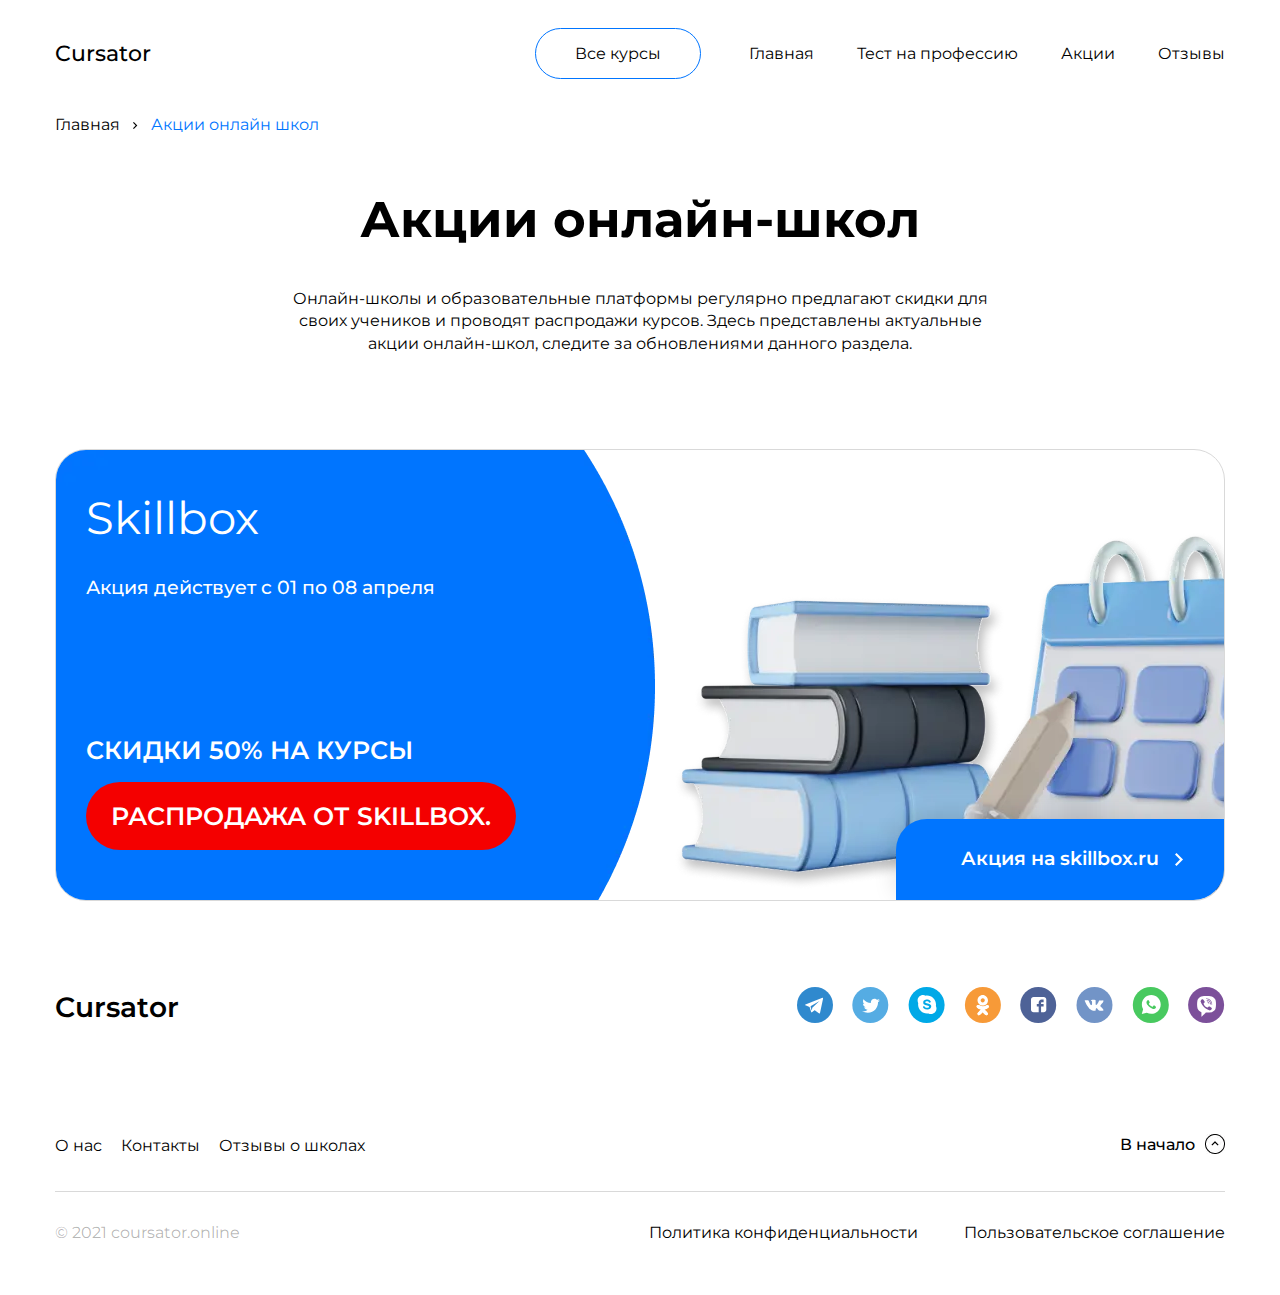
<file: stock.html>
<!DOCTYPE html>
<html lang="en">
<head>
	<meta charset="UTF-8">
	<meta name="viewport" content="width=device-width, initial-scale=1.0">
	<link rel="preconnect" href="https://fonts.googleapis.com">
	<link rel="preconnect" href="https://fonts.gstatic.com" crossorigin>
	<link
		href="https://fonts.googleapis.com/css2?family=Bebas+Neue&family=Encode+Sans:wght@300;400;600;700&family=Open+Sans:wght@400;700&display=swap&_v=20220119105112"
		rel="stylesheet">
	<link rel="stylesheet" href="css/style.min.css?_v=20220119105112">
	<title>Отзывы</title>
</head>

<body>
	<div class="wrapper">
		<header class="header" id="main">
	<div class="container">
		<div class="header__body">
			<a href="index.html" class="header__logo">Cursator</a>
			<nav class="header__menu menu">
				<ul class="menu__list">
					<div class="menu__line"></div>
					<li>
						<a href="" class="menu__link menu__border">Все курсы</a>
						<ul class="sub-menu__list">
							<li>
								<a href="" class="sub-menu__link">Программирование</a>
								<ul class="sub-sub-menu__list">
									<li>
										<a href="" class="sub-sub-menu__link">Программирование</a>
									</li>
									<li>
										<a href="" class="sub-sub-menu__link">Программирование</a>
									</li>
									<li>
										<a href="" class="sub-sub-menu__link">Программирование</a>
									</li>
									<li>
										<a href="" class="sub-sub-menu__link">Программирование</a>
									</li>
									<li>
										<a href="" class="sub-sub-menu__link">Программирование</a>
									</li>
									<li>
										<a href="" class="sub-sub-menu__link">Программирование</a>
									</li>
									<li>
										<a href="" class="sub-sub-menu__link">Программирование</a>
									</li>
									<li>
										<a href="" class="sub-sub-menu__link">Программирование</a>
									</li>
									<li>
										<a href="" class="sub-sub-menu__link">Программирование</a>
									</li>
								</ul>
							</li>
							<li>
								<a href="" class="sub-menu__link">Управление</a>
							</li>
							<li>
								<a href="" class="sub-menu__link">Дизайн</a>
							</li>
							<li>
								<a href="" class="sub-menu__link">Маркетинг</a>
							</li>
							<li>
								<a href="" class="sub-menu__link">Аналитика</a>
							</li>
							<li>
								<a href="" class="sub-menu__link">Создание контента</a>
							</li>
						</ul>

					</li>
					<li><a href="index.html" class="menu__link menu__none">Главная</a></li>
					<li><a href="test.html" class="menu__link">Тест на профессию</a></li>
					<li><a href="stock.html" class="menu__link">Акции</a></li>
					<li><a href="reviews.html" class="menu__link">Отзывы</a></li>
				</ul>
			</nav>
			<div class="menu__burger">
				<span></span>
			</div>
		</div>
		
	</div>
</header>
		<header class="header">
			<div class="container">
				<div class="header__bottom bottom-header">
					<p class="bottom-header__text">Главная</p>
					<div class="bottom-header__arrow"><img src="img/arrow.svg" alt=""></div>
					<p class="bottom-header__text">Акции онлайн школ</p>
				</div>
			</div>
		</header>
		<section class="stock">
			<div class="container">
				<h1 class="stock__title">Акции онлайн-школ</h1>
				<div class="stock__text">Онлайн-школы и образовательные платформы регулярно предлагают скидки для своих
					учеников и проводят распродажи курсов.
					Здесь представлены актуальные акции онлайн-школ, следите за обновлениями данного раздела.</div>
				<div class="stock__block block-stock">
					<div class="block-stock__left">
						<div class="block-stock__img">Skillbox</div>
						<div class="block-stock__sub-title">Акция действует c 01 по 08 апреля</div>
						<div class="block-stock__fl">
							<div class="block-stock__sale">Скидки 50% на курсы</div>
							<div class="block-stock__from">Распродажа от Skillbox.</div>
						</div>
					</div>
					<div class="block-stock__right">
						<a href="" class="block-stock__button">Акция на skillbox.ru</a>
					</div>
				</div>
			</div>
		</section>
		<section class="cursator">
	<div class="container">
		<div class="cursator__row">
			<div class="cursator__title">Cursator</div>
			<div class="cursator__icons">
				<a href="" class="cursator__icon"><img src="img/telegramm.svg" alt=""></a>
				<a href="" class="cursator__icon"><img src="img/twitter.svg" alt=""></a>
				<a href="" class="cursator__icon"><img src="img/skype.svg" alt=""></a>
				<a href="" class="cursator__icon"><img src="img/ok.svg" alt=""></a>
				<a href="" class="cursator__icon"><img src="img/facebook.svg" alt=""></a>
				<a href="" class="cursator__icon"><img src="img/vk.svg" alt=""></a>
				<a href="" class="cursator__icon"><img src="img/watsapp.svg" alt=""></a>
				<a href="" class="cursator__icon"><img src="img/viber.svg" alt=""></a>
			</div>
		</div>
		<div class="cursator__flex">
			<div class="cursator__menu">
				<a href="" class="cursator__link">О нас</a>
				<a href="" class="cursator__link">Контакты</a>
				<a href="" class="cursator__link">Отзывы о школах</a>
			</div>
			<a href="" id="up" class="cursator__right">
				<div class="cursator__up">В начало</div>
				<span class="cursator__button"><picture><source srcset="img/up.webp" type="image/webp"><img src="img/up.jpg" alt=""></picture></span>
			</a>
		</div>
		<div class="cursator__line"></div>
	</div>
</section>
<footer class="footer">
	<div class="container">
		<div class="footer__row">
			<div class="footer__culumn">
				<div class="footer__copy">© 2021 coursator.online</div>
			</div>
			<div class="footer__culumn">
				<div class="footer__item">Политика конфиденциальности</div>
				<div class="footer__item">Пользовательское соглашение</div>
			</div>
		</div>
	</div>
</footer>
	</div>


	<script src="https://code.jquery.com/jquery-3.6.0.min.js?_v=20220119105112"></script>
	<script src="js/app.min.js?_v=20220119105112"></script>
</body>

</html>
</file>
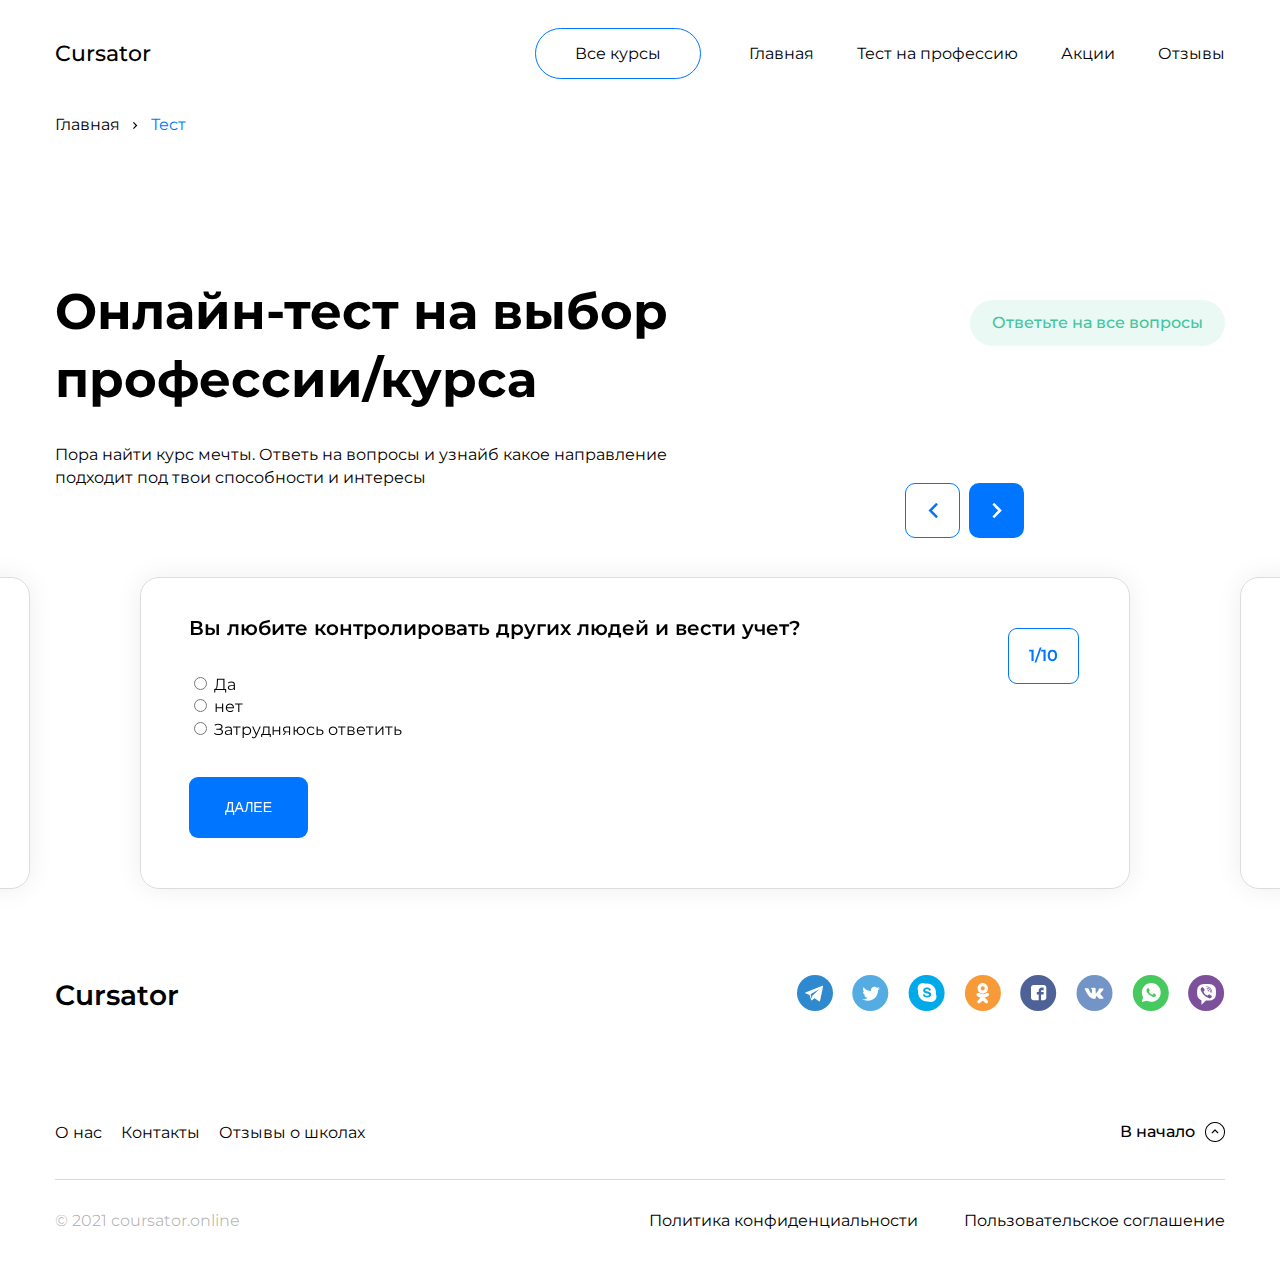
<file: test.html>
<!DOCTYPE html>
<html lang="en">
<head>
	<meta charset="UTF-8">
	<meta name="viewport" content="width=device-width, initial-scale=1.0">
	<link rel="preconnect" href="https://fonts.googleapis.com">
	<link rel="preconnect" href="https://fonts.gstatic.com" crossorigin>
	<link
		href="https://fonts.googleapis.com/css2?family=Bebas+Neue&family=Encode+Sans:wght@300;400;600;700&family=Open+Sans:wght@400;700&display=swap&_v=20220119105112"
		rel="stylesheet">
	<link rel="stylesheet" href="css/style.min.css?_v=20220119105112">
	<title>Отзывы</title>
</head>

<body>
	<div class="wrapper">
		<header class="header" id="main">
	<div class="container">
		<div class="header__body">
			<a href="index.html" class="header__logo">Cursator</a>
			<nav class="header__menu menu">
				<ul class="menu__list">
					<div class="menu__line"></div>
					<li>
						<a href="" class="menu__link menu__border">Все курсы</a>
						<ul class="sub-menu__list">
							<li>
								<a href="" class="sub-menu__link">Программирование</a>
								<ul class="sub-sub-menu__list">
									<li>
										<a href="" class="sub-sub-menu__link">Программирование</a>
									</li>
									<li>
										<a href="" class="sub-sub-menu__link">Программирование</a>
									</li>
									<li>
										<a href="" class="sub-sub-menu__link">Программирование</a>
									</li>
									<li>
										<a href="" class="sub-sub-menu__link">Программирование</a>
									</li>
									<li>
										<a href="" class="sub-sub-menu__link">Программирование</a>
									</li>
									<li>
										<a href="" class="sub-sub-menu__link">Программирование</a>
									</li>
									<li>
										<a href="" class="sub-sub-menu__link">Программирование</a>
									</li>
									<li>
										<a href="" class="sub-sub-menu__link">Программирование</a>
									</li>
									<li>
										<a href="" class="sub-sub-menu__link">Программирование</a>
									</li>
								</ul>
							</li>
							<li>
								<a href="" class="sub-menu__link">Управление</a>
							</li>
							<li>
								<a href="" class="sub-menu__link">Дизайн</a>
							</li>
							<li>
								<a href="" class="sub-menu__link">Маркетинг</a>
							</li>
							<li>
								<a href="" class="sub-menu__link">Аналитика</a>
							</li>
							<li>
								<a href="" class="sub-menu__link">Создание контента</a>
							</li>
						</ul>

					</li>
					<li><a href="index.html" class="menu__link menu__none">Главная</a></li>
					<li><a href="test.html" class="menu__link">Тест на профессию</a></li>
					<li><a href="stock.html" class="menu__link">Акции</a></li>
					<li><a href="reviews.html" class="menu__link">Отзывы</a></li>
				</ul>
			</nav>
			<div class="menu__burger">
				<span></span>
			</div>
		</div>
		
	</div>
</header>
		<header class="header">
			<div class="container">
				<div class="header__bottom bottom-header">
					<p class="bottom-header__text">Главная</p>
					<div class="bottom-header__arrow"><img src="img/arrow.svg" alt=""></div>
					<p class="bottom-header__text">Тест</p>
				</div>
			</div>
		</header>
		<section class="test">
			<div class="container">
				<div class="test__row">
					<h1 class="test__title">Онлайн-тест на выбор профессии/курса</h1>
					<div class="test__green">Ответьте на все вопросы</div>
				</div>
				<div class="test__text">Пора найти курс мечты. Ответь на вопросы и узнайб какое направление подходит под твои способности и интересы</div>
			</div>
			<div class="test__sleders sleders-test">
				<div class="sleders-test__item">
					<div class="sleders-test__title">Вы любите контролировать других людей и вести учет?</div>
					<form class="sleders-test__form">
						<label for="1" class="sleders-test__label">
							<input type="radio" class="sleders-test__input" id="1" name="contact">
							Да
						</label>
						<label for="2" class="sleders-test__label">
							<input type="radio" class="sleders-test__input" id="2" name="contact">
							нет
						</label>
						<label for="3" class="sleders-test__label">
							<input type="radio" class="sleders-test__input" id="3" name="contact">
							Затрудняюсь ответить
						</label>
						<button class="sleders-test__button">Далее</button>
					</form>
					<div class="sleders-test__abs">
						1/10
					</div>
				</div>
				<div class="sleders-test__item">
					<div class="sleders-test__title">Вы любите контролировать других людей и вести учет?</div>
					<form class="sleders-test__form">
						<label for="1" class="sleders-test__label">
							<input type="radio" class="sleders-test__input" id="1" name="contact">
							да
						</label>
						<label for="2" class="sleders-test__label">
							<input type="radio" class="sleders-test__input" id="2" name="contact">
							нет
						</label>
						<label for="3" class="sleders-test__label">
							<input type="radio" class="sleders-test__input" id="3" name="contact">
							Затрудняюсь ответить
						</label>
						<button class="sleders-test__button">Далее</button>
					</form>
					<div class="sleders-test__abs">
						2/10
					</div>
				</div>
				<div class="sleders-test__item">
					<div class="sleders-test__title">Вы любите контролировать других людей и вести учет?</div>
					<form class="sleders-test__form">
						<label for="1" class="sleders-test__label">
							<input type="radio" class="sleders-test__input" id="1" name="contact">
							да
						</label>
						<label for="2" class="sleders-test__label">
							<input type="radio" class="sleders-test__input" id="2" name="contact">
							нет
						</label>
						<label for="3" class="sleders-test__label">
							<input type="radio" class="sleders-test__input" id="3" name="contact">
							Затрудняюсь ответить
						</label>
						<button class="sleders-test__button">Далее</button>
					</form>
					<div class="sleders-test__abs">
						3/10
					</div>
				</div>
				<div class="sleders-test__item">
					<div class="sleders-test__title">Вы любите контролировать других людей и вести учет?</div>
					<form class="sleders-test__form">
						<label for="1" class="sleders-test__label">
							<input type="radio" class="sleders-test__input" id="1" name="contact">
							да
						</label>
						<label for="2" class="sleders-test__label">
							<input type="radio" class="sleders-test__input" id="2" name="contact">
							нет
						</label>
						<label for="3" class="sleders-test__label">
							<input type="radio" class="sleders-test__input" id="3" name="contact">
							Затрудняюсь ответить
						</label>
						<button class="sleders-test__button">Далее</button>
					</form>
					<div class="sleders-test__abs">
						4/10
					</div>
				</div>
				<div class="sleders-test__item">
					<div class="sleders-test__title">Вы любите контролировать других людей и вести учет?</div>
					<form class="sleders-test__form">
						<label for="1" class="sleders-test__label">
							<input type="radio" class="sleders-test__input" id="1" name="contact">
							да
						</label>
						<label for="2" class="sleders-test__label">
							<input type="radio" class="sleders-test__input" id="2" name="contact">
							нет
						</label>
						<label for="3" class="sleders-test__label">
							<input type="radio" class="sleders-test__input" id="3" name="contact">
							Затрудняюсь ответить
						</label>
						<button class="sleders-test__button">Далее</button>
					</form>
					<div class="sleders-test__abs">
						5/10
					</div>
				</div>
				<div class="sleders-test__item">
					<div class="sleders-test__title">Вы любите контролировать других людей и вести учет?</div>
					<form class="sleders-test__form">
						<label for="1" class="sleders-test__label">
							<input type="radio" class="sleders-test__input" id="1" name="contact">
							да
						</label>
						<label for="2" class="sleders-test__label">
							<input type="radio" class="sleders-test__input" id="2" name="contact">
							нет
						</label>
						<label for="3" class="sleders-test__label">
							<input type="radio" class="sleders-test__input" id="3" name="contact">
							Затрудняюсь ответить
						</label>
						<button class="sleders-test__button">Далее</button>
					</form>
					<div class="sleders-test__abs">
						6/10
					</div>
				</div>
				<div class="sleders-test__item">
					<div class="sleders-test__title">Вы любите контролировать других людей и вести учет?</div>
					<form class="sleders-test__form">
						<label for="1" class="sleders-test__label">
							<input type="radio" class="sleders-test__input" id="1" name="contact">
							да
						</label>
						<label for="2" class="sleders-test__label">
							<input type="radio" class="sleders-test__input" id="2" name="contact">
							нет
						</label>
						<label for="3" class="sleders-test__label">
							<input type="radio" class="sleders-test__input" id="3" name="contact">
							Затрудняюсь ответить
						</label>
						<button class="sleders-test__button">Далее</button>
					</form>
					<div class="sleders-test__abs">
						7/10
					</div>
				</div>
				<div class="sleders-test__item">
					<div class="sleders-test__title">Вы любите контролировать других людей и вести учет?</div>
					<form class="sleders-test__form">
						<label for="1" class="sleders-test__label">
							<input type="radio" class="sleders-test__input" id="1" name="contact">
							да
						</label>
						<label for="2" class="sleders-test__label">
							<input type="radio" class="sleders-test__input" id="2" name="contact">
							нет
						</label>
						<label for="3" class="sleders-test__label">
							<input type="radio" class="sleders-test__input" id="3" name="contact">
							Затрудняюсь ответить
						</label>
						<button class="sleders-test__button">Далее</button>
					</form>
					<div class="sleders-test__abs">
						8/10
					</div>
				</div>
				<div class="sleders-test__item">
					<div class="sleders-test__title">Вы любите контролировать других людей и вести учет?</div>
					<form class="sleders-test__form">
						<label for="1" class="sleders-test__label">
							<input type="radio" class="sleders-test__input" id="1" name="contact">
							да
						</label>
						<label for="2" class="sleders-test__label">
							<input type="radio" class="sleders-test__input" id="2" name="contact">
							нет
						</label>
						<label for="3" class="sleders-test__label">
							<input type="radio" class="sleders-test__input" id="3" name="contact">
							Затрудняюсь ответить
						</label>
						<button class="sleders-test__button">Далее</button>
					</form>
					<div class="sleders-test__abs">
						9/10
					</div>
				</div>
				<div class="sleders-test__item">
					<div class="sleders-test__title">Вы любите контролировать других людей и вести учет?</div>
					<form class="sleders-test__form">
						<label for="1" class="sleders-test__label">
							<input type="radio" class="sleders-test__input" id="1" name="contact">
							да
						</label>
						<label for="2" class="sleders-test__label">
							<input type="radio" class="sleders-test__input" id="2" name="contact">
							нет
						</label>
						<label for="3" class="sleders-test__label">
							<input type="radio" class="sleders-test__input" id="3" name="contact">
							Затрудняюсь ответить
						</label>
						<button class="sleders-test__button">Далее</button>
					</form>
					<div class="sleders-test__abs">
						10/10
					</div>
				</div>
			</div>
		</section>
		<section class="cursator">
	<div class="container">
		<div class="cursator__row">
			<div class="cursator__title">Cursator</div>
			<div class="cursator__icons">
				<a href="" class="cursator__icon"><img src="img/telegramm.svg" alt=""></a>
				<a href="" class="cursator__icon"><img src="img/twitter.svg" alt=""></a>
				<a href="" class="cursator__icon"><img src="img/skype.svg" alt=""></a>
				<a href="" class="cursator__icon"><img src="img/ok.svg" alt=""></a>
				<a href="" class="cursator__icon"><img src="img/facebook.svg" alt=""></a>
				<a href="" class="cursator__icon"><img src="img/vk.svg" alt=""></a>
				<a href="" class="cursator__icon"><img src="img/watsapp.svg" alt=""></a>
				<a href="" class="cursator__icon"><img src="img/viber.svg" alt=""></a>
			</div>
		</div>
		<div class="cursator__flex">
			<div class="cursator__menu">
				<a href="" class="cursator__link">О нас</a>
				<a href="" class="cursator__link">Контакты</a>
				<a href="" class="cursator__link">Отзывы о школах</a>
			</div>
			<a href="" id="up" class="cursator__right">
				<div class="cursator__up">В начало</div>
				<span class="cursator__button"><picture><source srcset="img/up.webp" type="image/webp"><img src="img/up.jpg" alt=""></picture></span>
			</a>
		</div>
		<div class="cursator__line"></div>
	</div>
</section>
<footer class="footer">
	<div class="container">
		<div class="footer__row">
			<div class="footer__culumn">
				<div class="footer__copy">© 2021 coursator.online</div>
			</div>
			<div class="footer__culumn">
				<div class="footer__item">Политика конфиденциальности</div>
				<div class="footer__item">Пользовательское соглашение</div>
			</div>
		</div>
	</div>
</footer>
	</div>


	<script src="https://code.jquery.com/jquery-3.6.0.min.js?_v=20220119105112"></script>
	<script src="js/app.min.js?_v=20220119105112"></script>
</body>

</html>
</file>
<file: css/style.min.css>
@charset "UTF-8";@import url('https://fonts.googleapis.com/css2?family=Montserrat:wght@400; 500;600;700&display=swap');.noUi-target,.noUi-target *{-webkit-touch-callout:none;-webkit-tap-highlight-color:transparent;-webkit-user-select:none;touch-action:none;-ms-user-select:none;-moz-user-select:none;user-select:none;box-sizing:border-box}.noUi-target{position:relative;direction:ltr}.noUi-base,.noUi-connects{width:100%;height:100%;position:relative;z-index:1}.noUi-connects{overflow:hidden;z-index:0}.noUi-connect,.noUi-origin{will-change:transform;position:absolute;z-index:1;top:0;left:0;-ms-transform-origin:0 0;-webkit-transform-origin:0 0;-webkit-transform-style:preserve-3d;transform-origin:0 0;transform-style:flat}.noUi-connect{height:100%;width:100%}.noUi-origin{height:10%;width:10%}html:not([dir=rtl]) .noUi-horizontal .noUi-origin{left:auto;right:0}.noUi-vertical .noUi-origin{width:0}.noUi-horizontal .noUi-origin{height:0}.noUi-handle{-webkit-backface-visibility:hidden;backface-visibility:hidden;position:absolute}.noUi-touch-area{height:100%;width:100%}.noUi-state-tap .noUi-connect,.noUi-state-tap .noUi-origin{transition:transform .3s}.noUi-state-drag *{cursor:inherit!important}.noUi-horizontal{height:18px}.noUi-horizontal .noUi-handle{width:34px;height:28px;left:-17px;top:-6px}.noUi-vertical{width:18px}.noUi-vertical .noUi-handle{width:28px;height:34px;left:-6px;top:-17px}html:not([dir=rtl]) .noUi-horizontal .noUi-handle{right:-17px;left:auto}.noUi-target{background:#fafafa;border-radius:4px;border:1px solid #d3d3d3;box-shadow:inset 0 1px 1px #f0f0f0,0 3px 6px -5px #bbb}.noUi-connects{border-radius:3px}.noUi-connect{background:#3fb8af}.noUi-draggable{cursor:ew-resize}.noUi-vertical .noUi-draggable{cursor:ns-resize}.noUi-handle{border:1px solid #d9d9d9;border-radius:3px;background:#fff;cursor:default;box-shadow:inset 0 0 1px #fff,inset 0 1px 7px #ebebeb,0 3px 6px -3px #bbb}.noUi-active{box-shadow:inset 0 0 1px #fff,inset 0 1px 7px #ddd,0 3px 6px -3px #bbb}.noUi-handle:after,.noUi-handle:before{content:"";display:block;position:absolute;height:14px;width:1px;background:#e8e7e6;left:14px;top:6px}.noUi-handle:after{left:17px}.noUi-vertical .noUi-handle:after,.noUi-vertical .noUi-handle:before{width:14px;height:1px;left:6px;top:14px}.noUi-vertical .noUi-handle:after{top:17px}[disabled] .noUi-connect{background:#b8b8b8}[disabled] .noUi-handle,[disabled].noUi-handle,[disabled].noUi-target{cursor:not-allowed}.noUi-pips,.noUi-pips *{box-sizing:border-box}.noUi-pips{position:absolute;color:#999}.noUi-value{position:absolute;white-space:nowrap;text-align:center}.noUi-value-sub{color:#ccc;font-size:10px}.noUi-marker{position:absolute;background:#ccc}.noUi-marker-sub{background:#aaa}.noUi-marker-large{background:#aaa}.noUi-pips-horizontal{padding:10px 0;height:80px;top:100%;left:0;width:100%}.noUi-value-horizontal{transform:translate(-50%,50%)}.noUi-rtl .noUi-value-horizontal{transform:translate(50%,50%)}.noUi-marker-horizontal.noUi-marker{margin-left:-1px;width:2px;height:5px}.noUi-marker-horizontal.noUi-marker-sub{height:10px}.noUi-marker-horizontal.noUi-marker-large{height:15px}.noUi-pips-vertical{padding:0 10px;height:100%;top:0;left:100%}.noUi-value-vertical{transform:translate(0,-50%);padding-left:25px}.noUi-rtl .noUi-value-vertical{transform:translate(0,50%)}.noUi-marker-vertical.noUi-marker{width:5px;height:2px;margin-top:-1px}.noUi-marker-vertical.noUi-marker-sub{width:10px}.noUi-marker-vertical.noUi-marker-large{width:15px}.noUi-tooltip{display:block;position:absolute;border:1px solid #d9d9d9;border-radius:3px;background:#fff;color:#000;padding:5px;text-align:center;white-space:nowrap}.noUi-horizontal .noUi-tooltip{transform:translate(-50%,0);left:50%;bottom:120%}.noUi-vertical .noUi-tooltip{transform:translate(0,-50%);top:50%;right:120%}.main__row{display:flex;justify-content:space-between;align-items:center}.main__title1{font-weight:700;font-size:50px;line-height:68px}.no-webp .main__reiting{background:url(../img/star.png) no-repeat left}.main__reiting{font-weight:500;font-size:16px;line-height:20px;padding-left:20px;margin-bottom:10px}.main__reiting span{color:#a6a6a6}.main__line{width:100%;height:1px;background:#dcdcdc;border-radius:13px}.main__bottom{display:flex;justify-content:space-between;margin-top:30px}.main__text{font-size:16px;line-height:142.5%;margin-bottom:30px;width:580px}.main__button{display:inline-flex;align-items:center;justify-content:center;background:#0075ff;border-radius:13px;font-weight:500;font-size:16px;line-height:20px;color:#fff;width:285px;min-height:62px}.main__reviews{background:rgba(67,197,158,.11);border-radius:24px;font-weight:500;font-size:16px;line-height:20px;color:#43c59e;padding:12px 25px}.reviews{padding-top:108px}.item-reviews{border:1px solid #dcdcdc;box-sizing:border-box;border-radius:19px;padding:38px 48px;margin-bottom:20px}.item-reviews__row{display:flex;margin-bottom:16px;justify-content:space-between;align-items:center}.item-reviews__name{font-weight:600;font-size:20px;line-height:24px;margin-right:30px}.item-reviews__pair{display:flex;align-items:center}.item-reviews__rev{font-weight:500;font-size:13px;line-height:16px;border-radius:24px;padding:10px 14px}.item-reviews__green{color:#43c59e;background:rgba(67,197,158,.11)}.item-reviews__red{color:#ef476f;background:rgba(239,71,111,.12)}.item-reviews__date{text-align:right;font-weight:500;font-size:16px;line-height:20px;text-align:center;color:rgba(0,0,0,.4);justify-self:flex-end}.item-reviews__text{font-size:16px;line-height:152.9%;margin-bottom:12px}.item-reviews__bottom{display:flex;justify-content:space-between;align-items:center}.item-reviews__icons{display:flex}.item-reviews__icon{position:relative;margin-left:12px;background:#f7f7f7;border-radius:7px;width:45px;height:45px;display:flex;align-items:center;justify-content:center}.item-reviews__icon span{position:absolute;font-weight:600;font-size:8px;line-height:152.9%;background:#dfdfdf;border-radius:50%;width:15px;height:15px;text-align:center;line-height:15px;top:0;right:0}.review-forms{padding-top:120px}.review-form{padding:40px 45px;border:1px solid #dcdcdc;box-sizing:border-box;border-radius:19px}.review-form__title{font-weight:500;font-size:24px;line-height:29px;margin-bottom:18px}.review-form__text{font-size:16px;line-height:20px;margin-bottom:50px}.review-form__input{display:block;height:62px;margin-bottom:20px;width:100%;padding-left:30px;border:1px solid #dcdcdc;box-sizing:border-box;border-radius:9px}.review-form__input::-moz-placeholder{color:rgba(0,0,0,.33);font-size:16px;line-height:142.5%}.review-form__input:-ms-input-placeholder{color:rgba(0,0,0,.33);font-size:16px;line-height:142.5%}.review-form__input::placeholder{color:rgba(0,0,0,.33);font-size:16px;line-height:142.5%}.review-form__row{display:flex;justify-content:space-between;align-items:center;margin-top:30px}.review-form__rei{font-size:16px;line-height:142.5%;margin-bottom:10px}.review-form__button{font-weight:500;font-size:16px;line-height:20px;text-align:center;color:#fff;display:inline-block;padding:21px 60px;background:#0075ff;border-radius:9px}.stock__title{font-weight:700;font-size:50px;line-height:68px;text-align:center}.stock__text{font-size:16px;line-height:142.5%;text-align:center;max-width:727px;margin:0 auto}.stock__block{margin-top:93px}.block-stock{display:flex;border-radius:31px;border:1px solid #d9d9d9;overflow:hidden}.no-webp .block-stock__left{background:url(../img/bgblu.png) no-repeat}.block-stock__left{background-position:left 0 top 0;flex:0 1 50%;padding-left:30px}.block-stock__img{margin-top:40px;margin-bottom:30px;color:#fff;font-size:45px}.block-stock__sub-title{font-weight:500;font-size:19px;line-height:142.5%;margin-bottom:126px;color:#fff}.block-stock__sale{font-weight:600;font-size:25px;line-height:44px;text-transform:uppercase;color:#fff;margin-bottom:10px}.block-stock__from{font-weight:600;font-size:25px;line-height:44px;text-transform:uppercase;background:#f40000;border-radius:62px;padding:12px 25px;color:#fff;display:inline-block;margin-bottom:50px}.no-webp .block-stock__right{background:url(../img/books.png) no-repeat}.block-stock__right{flex:0 1 50%;background-position:top -55px left 0;display:flex;align-items:flex-end;justify-content:flex-end}.block-stock__button{font-weight:600;font-size:19px;line-height:142.5%;color:#fff;background:#0075ff url(../img/ne.svg) no-repeat center right 40px;box-shadow:-2px -5px 21px rgba(0,0,0,.1);border-radius:31px 0;display:inline-block;padding:27px 65px}.test{padding-top:92px}.test__row{display:flex;justify-content:space-between;align-items:flex-start}.test__title{font-weight:700;font-size:50px;line-height:68px;max-width:730px;margin-bottom:30px}.test__green{font-weight:500;font-size:16px;line-height:20px;color:#43c59e;background:rgba(67,197,158,.11);border-radius:24px;padding:13px 22px;margin-top:55px}.test__text{font-size:16px;line-height:142.5%;max-width:626px;margin-bottom:87px}.test__sleders{position:relative}.sleders-test__item{border:1px solid #dcdcdc;box-sizing:border-box;box-shadow:0 0 27px rgba(0,0,0,.07);border-radius:19px;padding-top:38px;padding-left:48px;position:relative}.sleders-test__title{font-weight:600;font-size:20px;line-height:24px;margin-bottom:34px}.sleders-test__label{display:block;font-size:16px;line-height:142.5%}.sleders-test__input{border:1px solid #dcdcdc;box-sizing:border-box;border-radius:4px}.sleders-test__button{font-weight:500;font-size:14px;line-height:17px;text-align:center;text-transform:uppercase;color:#fff;background:#0075ff;border-radius:9px;border:0;box-sizing:border-box;padding:22px 36px;margin-top:35px;cursor:pointer;margin-bottom:50px}.sleders-test__abs{border:1px solid #0075ff;box-sizing:border-box;border-radius:9px;font-weight:600;font-size:16px;line-height:20px;text-align:center;color:#0075ff;display:inline-block;padding:17px 20px;position:absolute;top:50px;right:50px}.slick-list{width:100%}.slick-track{display:flex;margin:0 -55px}.slick-arrow{width:55px;height:55px;font-size:0;position:absolute;top:-30%;border:0;border-radius:10px;cursor:pointer}.no-webp .slick-arrow.slick-prev{background:url(../img/sp.png) no-repeat center}.slick-arrow.slick-prev{border:1px solid #0075ff;border-radius:10px;right:25%}.no-webp .slick-arrow.slick-next{background:#0075ff url(../img/sn.png) no-repeat center}.slick-arrow.slick-next{right:20%}.slick-slide{margin:0 55px;width:990px}body,html{font-family:Montserrat,sans-serif;padding:0;margin:0;scroll-behavior:smooth}:active,:focus,:hover{outline:0;outline-offset:0}.container{max-width:1170px;margin:0 auto;padding:0 20px}.wrapper{overflow:hidden;min-height:100vh;position:relative;width:100%}li{list-style:none}ul{padding-left:0}a{text-decoration:none}body.mouse .menu__list>li:hover .sub-menu__list{display:block}body.mouse .sub-menu__list>li:hover .sub-sub-menu__list{display:block}.menu li{position:relative}.menu__border{position:relative}.sub-menu__list{position:absolute;left:45px;top:20px;padding-top:50px;min-width:270px;display:none}.sub-menu__list>li{background:#fff}.sub-menu__link{color:rgba(0,0,0,.46);padding:15px 21px;display:inline-block}.sub-sub-menu__list{position:absolute;top:0;left:100%;padding-left:20px;min-width:200px;text-align:center;display:none}.sub-sub-menu__list>li{background:#fff}.sub-sub-menu__link{color:#000;display:inline-block;padding:5px 10px}.header{padding-top:20px}.header__body{display:flex;align-items:center;justify-content:space-between}.header__logo{font-weight:500;font-size:22px;line-height:68px;position:relative;z-index:10;display:block;color:#000}.header__bottom{margin-top:-10px}.menu__line{width:95%;left:50%;margin-left:-47.5%;height:2px;background:#dcdcdc;position:absolute;top:80px;display:none}.menu__line.active{display:block}.menu__list{display:flex}.menu__list.active{top:0}.menu__border{border:1px solid #0075ff;box-sizing:border-box;border-radius:70px;padding:15px 39px;margin-right:5px}.menu__link{font-size:16px;line-height:142.5%;color:#000;margin-left:43px}.menu__link:hover{color:#0075ff}.menu__burger{position:relative;height:16px;width:20px;display:none;transition:all .5s}.menu__burger:before{content:"";width:25px;height:2px;position:absolute;top:0;left:0;background:#000;transition:all .3s}.menu__burger:after{content:"";width:25px;height:2px;position:absolute;bottom:0;left:0;background:#000;transition:all .3s}.menu__burger span{width:25px;height:2px;position:absolute;top:50%;margin-top:-1px;left:0;background:#000}.menu__burger.active:before{transform:rotate(45deg);top:7px}.menu__burger.active:after{transform:rotate(-45deg);bottom:7px}.menu__burger.active span{display:none}.bottom-header{display:flex;align-items:center}.bottom-header__text{font-size:16px;line-height:142.5%}.bottom-header__text:last-child{color:#0075ff}.bottom-header__arrow{margin:0 13px;display:flex;align-items:center}.main{padding-top:100px}.main__title{font-weight:700;font-size:50px;line-height:68px;text-align:center;margin-bottom:70px}.act{background:#0075ff!important;color:#fff!important}.rere{overflow-x:auto}.tabs__items{width:1170px;display:flex}.tabs__item{flex:1 1 20%;text-align:center;background:#fff;box-shadow:inset 0 0 15px rgba(0,0,0,.05);height:95px;line-height:95px;display:block;color:#000}.tabs__item:first-child{border-radius:13px 0 0 13px}.tabs__item:last-child{border-radius:0 12px 12px 0}.tabs__item.active{background:#000}.tabs__block{max-width:600px;margin:0 auto;text-align:center;padding-top:34px;font-size:16px;line-height:142.5%;display:none}.tabs__block:target{display:block}.no-webp .block-main{background-image:url(../img/bgb.png)}.block-main{background-repeat:no-repeat;background-position:101%;background-size:auto 100%;margin-top:76px;display:flex;justify-content:space-between;padding-left:46px;margin-bottom:50px;border:1px solid #dcdcdc;box-sizing:border-box;box-shadow:0 0 38px rgba(0,0,0,.05);border-radius:26px}.block-main__text{margin-top:40px;margin-bottom:70px;font-weight:600;font-size:28px;line-height:39px}.block-main__buttons{display:flex}.block-main__button{font-weight:600;font-size:16px;line-height:142.5%;padding:25px 30px;color:#0075ff;border:1px solid #0075ff;box-sizing:border-box;border-radius:11px;margin-right:17px;cursor:pointer}.course{padding-top:103px;padding-bottom:37px}.course__title{font-weight:600;font-size:28px;line-height:68px;margin-bottom:20px}.course__filter{max-width:376px;margin-right:20px}.course__body{display:flex;position:relative}.course__body::after{content:"";position:absolute;top:50%;left:43%;width:1px;height:52px;background:#dcdcdc;margin-top:-26px}.course__input{flex:1 1 auto;background:#fff;border:1px solid #dcdcdc;box-sizing:border-box;border-radius:13px 0 0 13px;font-size:16px;line-height:142.5%;padding-left:31px;border-right:0;height:78px}.course__select{border:1px solid #dcdcdc;flex:1 1 auto;border-left:0;font-size:16px;line-height:142.5%;padding-left:20px;cursor:pointer;-webkit-appearance:none;-moz-appearance:none;appearance:none;background:url(../img/down.svg) no-repeat center right 30px;height:78px}.course__button{display:block;background:#0075ff;border-radius:13px;padding:0 79px;text-align:center;cursor:pointer;box-shadow:none;border:0;font-weight:500;font-size:16px;line-height:78px;height:78px;color:#fff;margin-left:-10px}input[type=number]::-webkit-inner-spin-button,input[type=number]::-webkit-outer-spin-button{-webkit-appearance:none;margin:0}.noUi-handle-upper{right:0!important}.filter-course__date{height:60px;border:1px solid #dcdcdc;box-sizing:border-box;border-radius:9px;font-size:16px;line-height:142.5%;color:rgba(0,0,0,.33);padding-left:24px}.course__flex{padding-top:37px;display:flex}.no-webp .course__column__hidden{background:#f7f7f7 url(../img/filtr.png) no-repeat center right 20px}.course__column__hidden{width:94%;padding:22px 0 22px 20px;border-radius:10px;font-size:16px;line-height:20px;margin-bottom:30px;display:none}.filter-course.active{display:block}.filter-course__price{display:flex;margin-bottom:30px}.filter-course__slider{margin-bottom:31px}.filter-course__name{font-size:16px;line-height:142.5%;margin-bottom:10px;color:rgba(0,0,0,.33)}.filter-course__label{display:flex;align-items:center;justify-content:space-between;width:178px;height:62px;border:1px solid #dcdcdc;box-sizing:border-box;border-radius:9px;padding:0 20px;color:#000}.filter-course__label:first-child{margin-right:20px}.filter-course__input{border:none;font-size:16px;line-height:142.5%;color:#000}.noUi-connect{background:#0075ff}.noUi-horizontal{height:2px}.noUi-target{border:0}.noUi-handle:after,.noUi-handle:before{display:none}.noUi-horizontal .noUi-handle{width:21px;height:21px;border-radius:50%;background:#0075ff;box-shadow:none;top:-9.5px}.noUi-base,.noUi-connects{background:#6095d1}.checkbox{position:relative;padding-left:25px;margin-bottom:10px}.checkbox input[type=checkbox]{display:none}.checkbox label:after{content:"";display:block;height:16px;width:16px;border:1px solid #dcdcdc;border-radius:4px;position:absolute;top:0;left:0}.checkbox input[type=checkbox]:checked+label:after{width:16px;height:16px;border-radius:4px;background-color:#0075ff}.filter-course__selection{margin-bottom:31px;height:160px;overflow:auto}.filter-course__l{margin-bottom:31px;display:block}.filter-course__date{width:100%}.filter-course__button{background:#0075ff;border-radius:0 0 14px 14px;cursor:pointer;border:0;font-weight:500;font-size:16px;line-height:20px;color:#fff;padding:21px 0;display:block;width:100%}.column-course__pad{margin:0 25px}.column-course__inline{display:flex;justify-content:space-between;margin-bottom:15px}.column-course__p{font-size:14px;line-height:142.5%;color:#ababab}.column-course__p span{color:#000}.column-course__items{display:flex;justify-content:space-between;flex-wrap:wrap}.column-course__item{max-width:48%;border:1px solid #dcdcdc;box-sizing:border-box;border-radius:19px;margin-bottom:20px}.column-course__img{width:calc(100% + 2px);margin-left:-1px;margin-top:-1px}.column-course__img img{width:100%}.column-course__body{display:flex;justify-content:space-between;margin:17px 0}.column-course__column{font-weight:600;font-size:16px;line-height:20px}.column-course__column span{color:#ababab}.no-webp .column-course__column:last-child{background:url(../img/star.png) no-repeat top -.5px left}.column-course__column:last-child{padding-left:20px}.column-course__text{font-weight:500;font-size:12px;line-height:15px;margin-bottom:10px}.column-course__flex{display:flex;justify-content:space-between;margin-top:20px}.no-webp .column-course__price{background:url(../img/money.png) no-repeat left}.column-course__price{font-weight:600;font-size:16px;line-height:20px;color:#ef476f;padding-left:30px}.column-course__name{font-size:15px;line-height:18px}.column-course__button{display:block;width:calc(100% + 2px);padding:21px;text-align:center;background:#0075ff;border-radius:0 0 14px 14px;margin-top:22px;color:#fff;font-weight:500;font-size:16px;line-height:20px;box-sizing:border-box;margin-left:-1px}.column-course__dots{display:flex;align-items:center;justify-content:center;margin-top:20px}.column-course__prev{margin-right:17px}.column-course__number{display:flex;align-items:center;justify-content:center;height:62px;width:62px;border:1px solid #efefef;box-sizing:border-box;border-radius:14px;font-size:16px;margin:0 7px;line-height:20px}.column-course__number:hover{background:#efefef}.column-course__next{margin-left:17px}table{border:1px solid #dcdcdc;box-sizing:border-box;border-radius:6px;width:1170px}.keke{overflow-x:auto}td,th{border:1px solid #dcdcdc;width:155px;height:80px;box-sizing:border-box;padding-top:20px;padding-left:25px;text-align:left;vertical-align:top;font-weight:500;font-size:14px;line-height:141.9%}td:first-child,th:first-child{width:195px}.as{text-decoration:underline;color:#0075ff}.no-webp td:nth-child(3){background:url(../img/star.png) no-repeat left 20px top 20px}td:nth-child(3){padding-left:45px}.no-webp td:nth-child(4){background:url(../img/money.png) no-repeat left 20px top 20px}td:nth-child(4){padding-left:45px;font-weight:600;font-size:16px;line-height:141.9%;color:#ef476f}.no-webp td:nth-child(7){background:url(../img/clock.png) no-repeat left 20px top 23px}td:nth-child(7){padding-left:45px}.no-webp td:nth-child(8){background:url(../img/Path.png) no-repeat right 30px top 25px}td:nth-child(8){color:#0075ff}td:nth-child(8)>a{text-decoration:underline;color:#0075ff}.paid{padding-top:90px}.paid__title{font-weight:600;font-size:28px;line-height:38px;margin-bottom:16px}.paid__form{display:flex;margin-bottom:32px}.paid__input{font-size:16px;line-height:142.5%;color:rgba(0,0,0,.33);flex:1 1 auto;padding-left:31px;height:80px;border:1px solid #dcdcdc;box-sizing:border-box;border-radius:13px}.paid__button{margin-left:-15px;background:#0075ff;border-radius:13px;width:80px;height:80px;border:0;cursor:pointer}.salary{padding-top:103px;padding-bottom:90px}.salary__row{display:flex;justify-content:space-between;align-items:flex-start}.salary__column-re{margin-top:20px}.salary__title{font-weight:600;font-size:28px;line-height:68px}.salary__sub-title{font-size:16px;line-height:20px}.salary__wrapper{margin-top:40px}.salary__wrap{display:flex;border:1px solid #dcdcdc;box-sizing:border-box;border-radius:10px;justify-content:space-between;align-items:center;padding-left:33px;margin-bottom:20px}.salary__wrap span{font-size:16px;line-height:140.9%;color:rgba(0,0,0,.48)}.salary__money{display:flex}.salary__one{font-size:18px;line-height:140.9%;margin-right:100px}.salary__next{display:flex;align-items:center;justify-content:center;width:85px;height:85px;text-align:center;background:#0075ff;box-shadow:0 4px 17px 6px rgba(0,0,0,.05);border-radius:10px}.salary__button{display:block;text-align:center;background:#f7f7f7;border-radius:10px;font-size:16px;line-height:20px;padding:33px 0;color:#000}.school__title{font-weight:600;font-size:28px;line-height:68px}.school__items{display:flex;margin:0 -12px;flex-wrap:wrap;margin-top:25px;justify-content:center}.school__item{margin:0 12px;width:274px;border:1px solid #dedede;box-sizing:border-box;border-radius:13px;height:107px;margin-bottom:24px;display:flex;align-items:center;justify-content:center}.cursator{padding-top:86px}.cursator__row{display:flex;justify-content:space-between;align-items:center}.cursator__title{font-size:28px;font-weight:600}.cursator__icon{margin-left:15px}.cursator__flex{margin-top:107px;display:flex;align-items:center;justify-content:space-between}.cursator__link{margin-right:15px;color:#000;font-size:16px;line-height:142.5%}.cursator__link:hover{color:#0075ff}.cursator__right{display:flex;align-items:center;cursor:pointer}.cursator__up{margin-right:10px;font-weight:500;font-size:16px;line-height:142.5%;margin-top:-2px;color:#000}.cursator__up:hover{color:#0075ff}.cursator__line{width:100%;background:#d9d9d9;height:1px;margin-top:33px;margin-bottom:10px}.footer{padding-top:20px;padding-bottom:50px}.footer__row{display:flex;justify-content:space-between;align-items:center}.footer__culumn{display:flex}.footer__copy{font-size:16px;line-height:142.5%;color:rgba(0,0,0,.3)}.footer__item{font-size:16px;line-height:142.5%;margin-left:46px;color:#000}@media screen and (max-width:1166px){.slick-arrow.slick-prev{right:25%}.slick-arrow.slick-next{right:15%}}@media screen and (max-width:1120px){.sleders-test__item{padding-top:20px;padding-left:10px}}@media screen and (max-width:1030px){.test__row{flex-direction:column}.test__title{margin-bottom:-10px}.test__green{margin-bottom:30px}}@media screen and (max-width:1000px){.sleders-test__abs{top:-20%;right:2%}.slick-arrow{top:-20%}.slick-arrow.slick-prev{left:5%}.slick-arrow.slick-next{left:15%}.block-main{background-image:none!important;padding-bottom:20px}.block-main__text{font-size:25px}.block-main__button{padding:10px 20px}}@media screen and (max-width:992px){.menu__list{position:absolute;top:-100%;left:0;padding-top:115px;width:100%;height:100%;transition:top .5s;background:#fff}.menu__none{display:none}.menu__border{display:none}.menu__link{margin-left:20px;margin-right:40px;font-weight:500}.menu__burger{display:block}.bottom-header{display:none}}@media screen and (max-width:950px){.course__flex{flex-direction:column}.course__column__hidden{display:block}.filter-course{margin:0 auto 20px;display:none;transition:all 1s}.column-course__item{max-width:100%}}@media screen and (max-width:942px){.block-stock{flex-direction:column;margin-left:-40px;margin-right:-40px;padding:0 18px}.block-stock__fl{display:flex;flex-direction:column-reverse}.block-stock__left{background:0 0!important;width:100%;padding-left:0}.block-stock__img{color:#000;text-align:center}.block-stock__sub-title{color:#000;text-align:center;margin-bottom:40px}.block-stock__sale{color:#000;text-align:center;font-size:20px;line-height:24px;margin-bottom:40px}.block-stock__from{display:block;text-align:center;padding:15px 5px;font-size:16px;line-height:24px;width:275px;margin:0 auto 20px}.block-stock__right{background:0 0!important}.block-stock__button{width:100%;border-radius:0;text-align:center;padding:20px 10px;background:#0075ff url(../img/ne.svg) no-repeat center right 20px}}@media screen and (max-width:900px){.block-main{padding-right:10px;padding-left:10px}.block-main__img{display:none}}@media screen and (max-width:885px){.salary__row{flex-direction:column}.salary__title{font-size:24px;line-height:34px;margin-bottom:20px}.salary__money{flex-direction:column;min-height:140px;justify-content:center;width:87%}.salary__next{align-self:flex-end;width:44px;height:44px}.salary__one{margin-bottom:10px;margin-right:0}.salary__wrap{padding-left:10px}.salary__wrap span{font-size:13px}.school__title{font-size:24px;line-height:34px;margin-bottom:20px}}@media screen and (max-width:850px){.footer__culumn{flex-direction:column}.footer__culumn:first-child{display:none}.footer__item{margin-left:0;margin-bottom:10px}}@media screen and (max-width:817px){.main__row{flex-direction:column;align-items:flex-start}.main__title1{font-size:32px}.main__reiting{margin-bottom:50px;margin-top:-20px}.main__bottom{flex-direction:column;align-items:flex-start}.main__column1{order:-1}.main__column{width:100%}.main__text{margin-top:20px;width:100%}.main__button{width:100%}.test__title{font-size:32px;line-height:38px}}@media screen and (max-width:790px){.course{padding-top:45px}.course__title{font-size:24px;line-height:40px}.course__body{flex-direction:column}.course__body::after{display:none}.course__input{border-radius:13px 13px 0 0;border-right:1px solid #dcdcdc;border-bottom:0}.course__select{border-left:1px solid #dcdcdc}.course__button{margin-left:0;border-radius:0 0 13px 13px}}@media screen and (max-width:660px){.column-course__inline{flex-direction:column}.column-course__p{font-size:12px;line-height:142.5%;margin-bottom:15px}}@media screen and (max-width:630px){.cursator__row{flex-direction:column;align-items:flex-start}.cursator__title{margin-bottom:20px}.cursator__icon{margin-left:0;margin-right:10px;margin-bottom:10px;display:inline-block}.cursator__flex{flex-direction:column;align-items:flex-start}.cursator__menu{margin-bottom:20px}}@media screen and (max-width:620px){.block-main{margin-left:-20px;margin-right:-20px;border-radius:0}}@media screen and (max-width:610px){.review-form{padding:20px 20px;margin-left:-30px;margin-right:-30px}.review-form__row{flex-direction:column;align-items:flex-start}.review-form__button{margin-top:30px;width:100%;padding:21px 0}}@media screen and (max-width:600px){.item-reviews{padding:15px 10px}.item-reviews__name{margin-bottom:10px}.item-reviews__pair{flex-direction:column;align-items:flex-start}}@media screen and (max-width:555px){.slick-arrow.slick-prev{left:20px}.slick-arrow.slick-next{left:90px}}@media screen and (max-width:525px){.slick-slide{margin:0}}@media screen and (max-width:500px){.filter-course__label{width:135px}}@media screen and (max-width:470px){.menu__list{flex-direction:column}.menu__list{padding-top:80px}.menu__list>li{margin-bottom:20px}}@media screen and (max-width:420px){.column-course__pad{margin:0 10px}.column-course__price{font-size:13px;line-height:15px}}@media screen and (max-width:400px){.block-main__text{font-size:24px;line-height:29px}}@media screen and (max-width:375px){.cursator__link{font-size:22px;margin-bottom:10px;display:inline-block}}.webp .main__reiting{background:url(../img/star.webp) no-repeat left}.webp .block-stock__left{background:url(../img/bgblu.webp) no-repeat}.webp .block-stock__right{background:url(../img/books.webp) no-repeat}.webp .slick-arrow.slick-prev{background:url(../img/sp.webp) no-repeat center}.webp .slick-arrow.slick-next{background:#0075ff url(../img/sn.webp) no-repeat center}.webp .block-main{background-image:url(../img/bgb.webp)}.webp .course__column__hidden{background:#f7f7f7 url(../img/filtr.webp) no-repeat center right 20px}.webp .column-course__column:last-child{background:url(../img/star.webp) no-repeat top -.5px left}.webp .column-course__price{background:url(../img/money.webp) no-repeat left}.webp td:nth-child(3){background:url(../img/star.webp) no-repeat left 20px top 20px}.webp td:nth-child(4){background:url(../img/money.webp) no-repeat left 20px top 20px}.webp td:nth-child(7){background:url(../img/clock.webp) no-repeat left 20px top 23px}.webp td:nth-child(8){background:url(../img/Path.webp) no-repeat right 30px top 25px}
</file>
